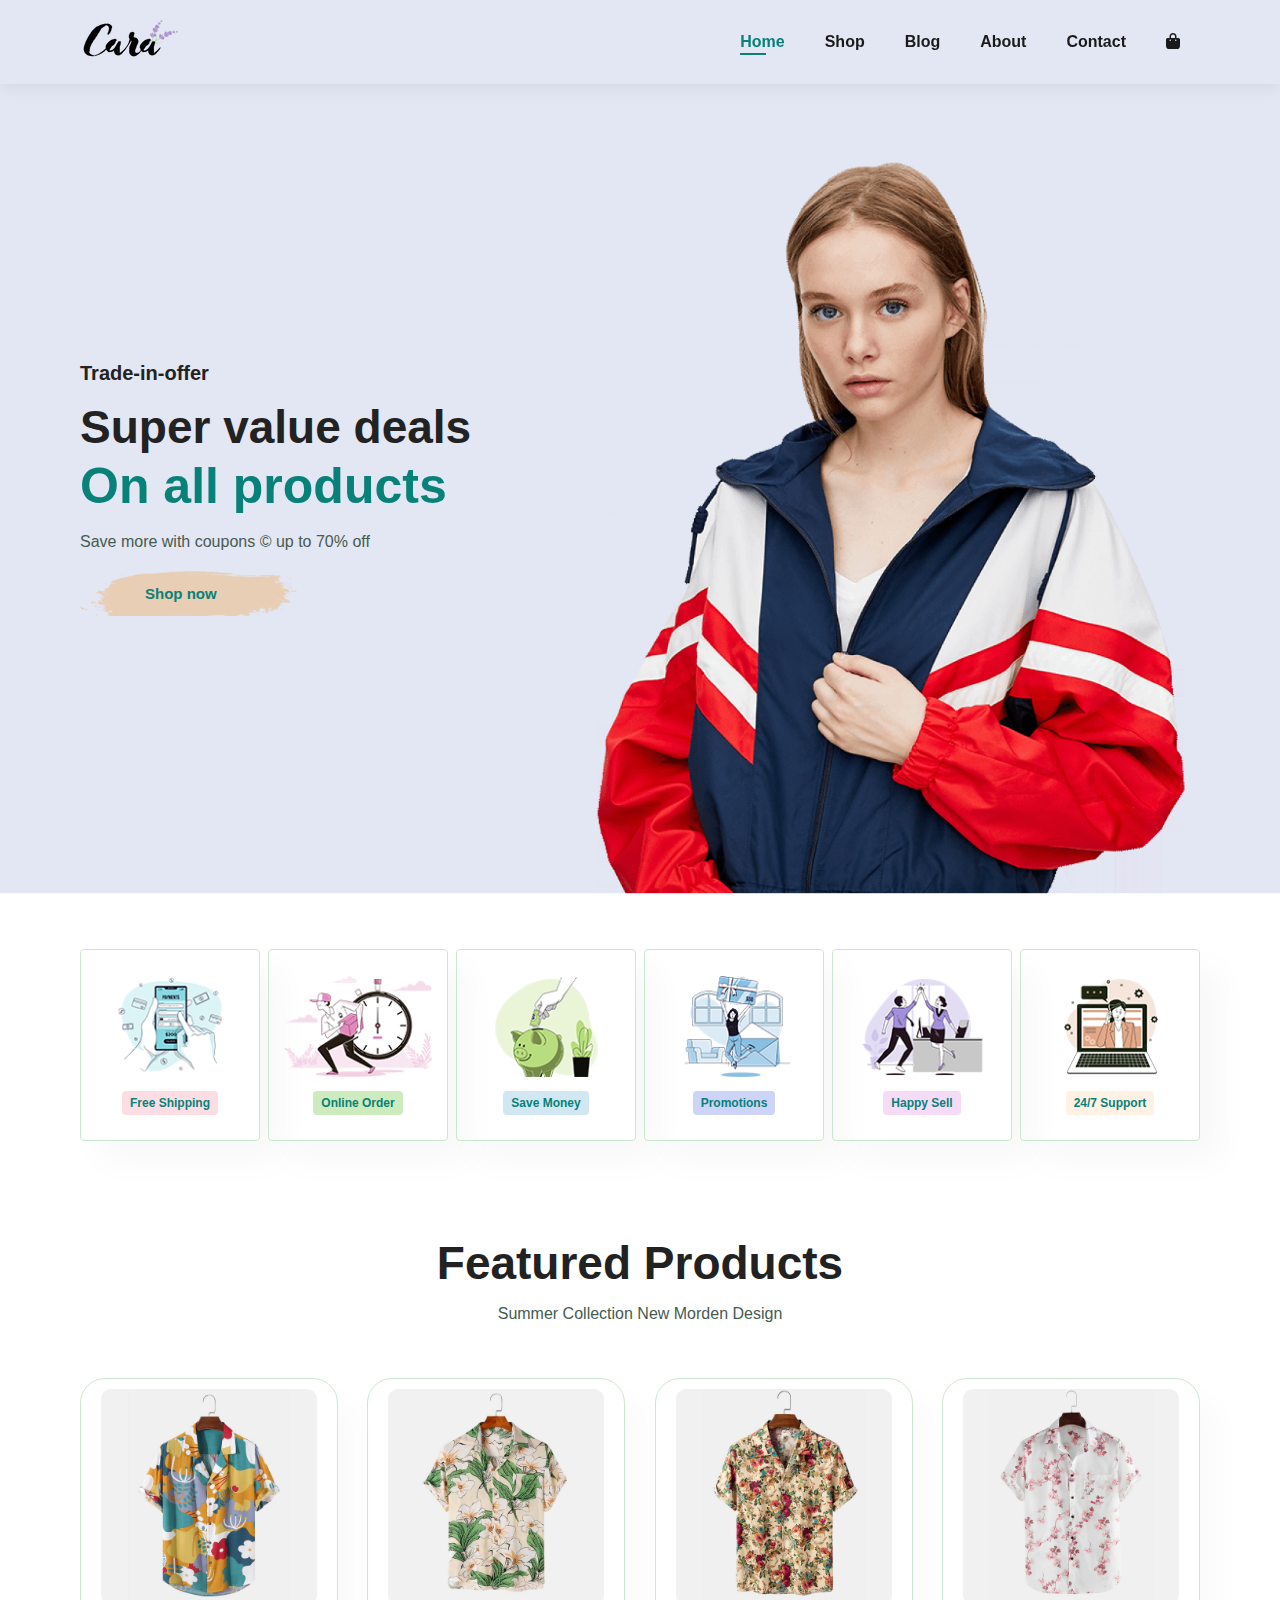
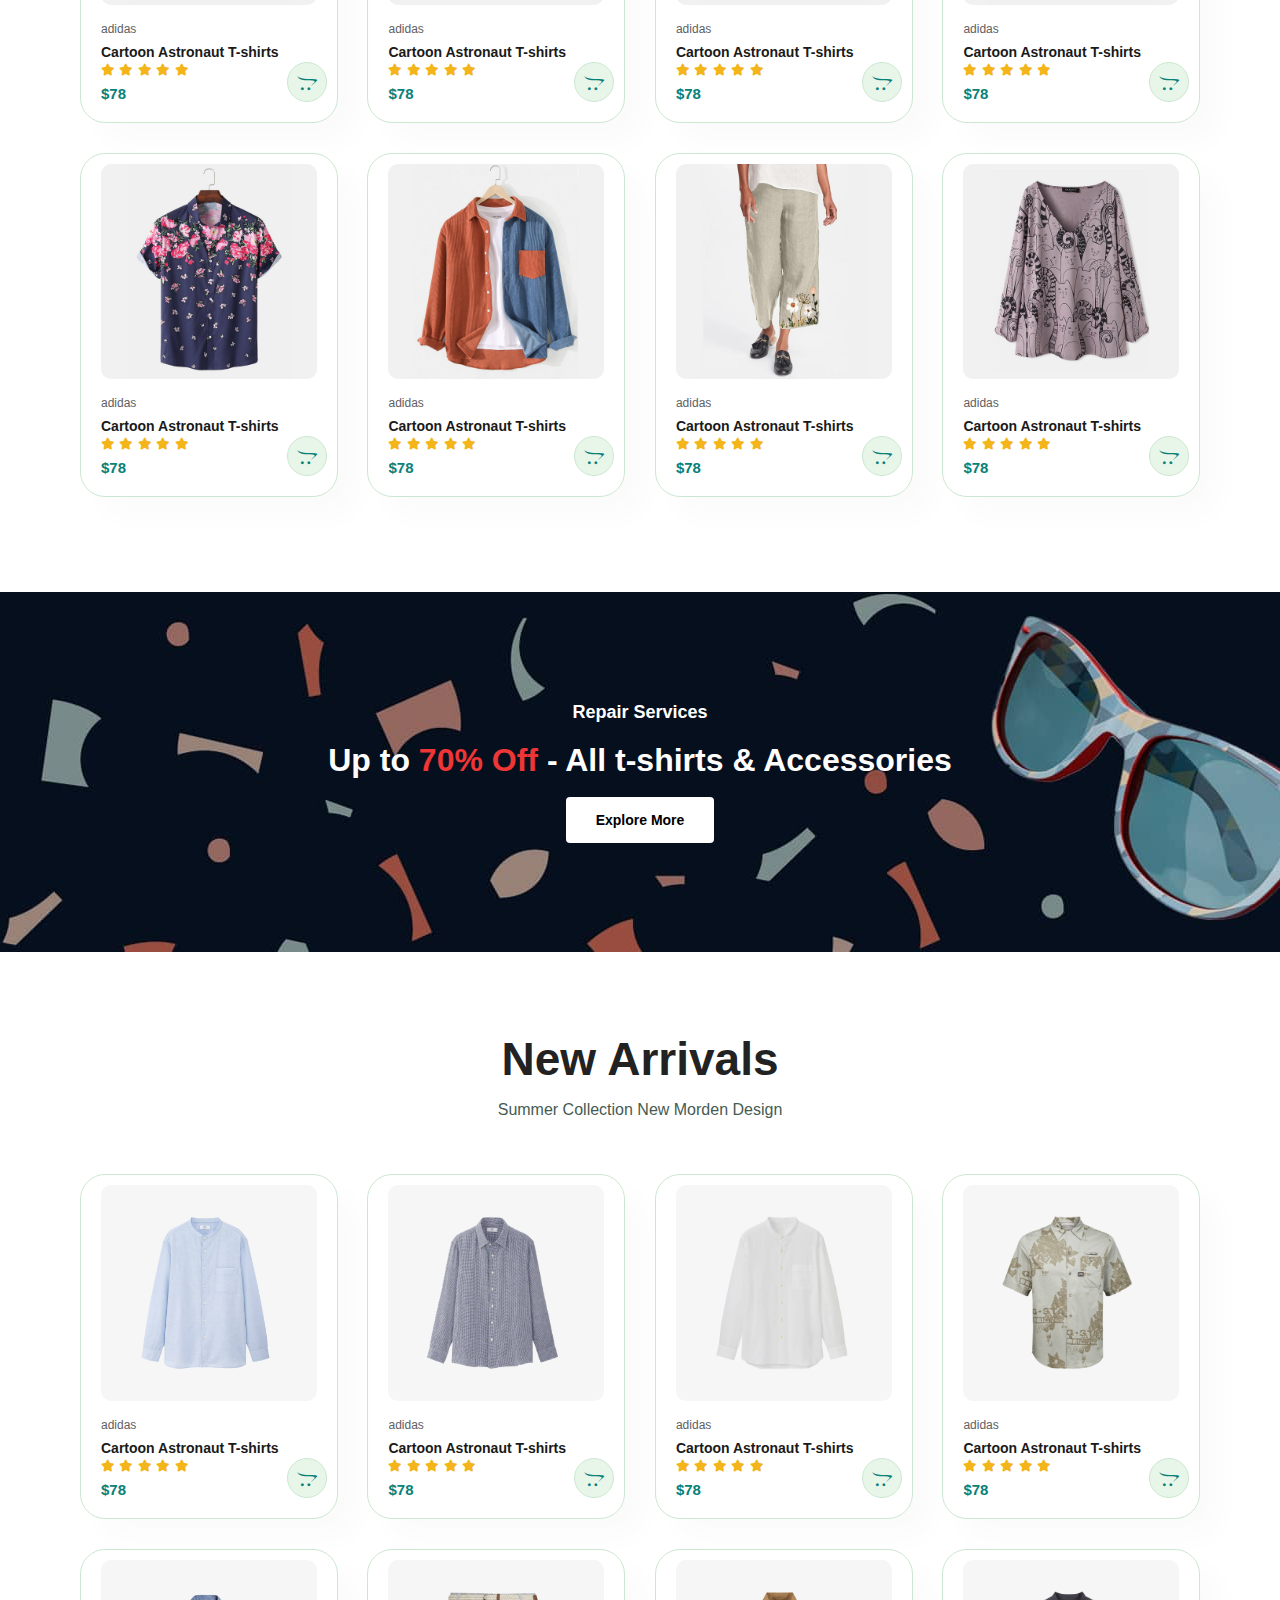
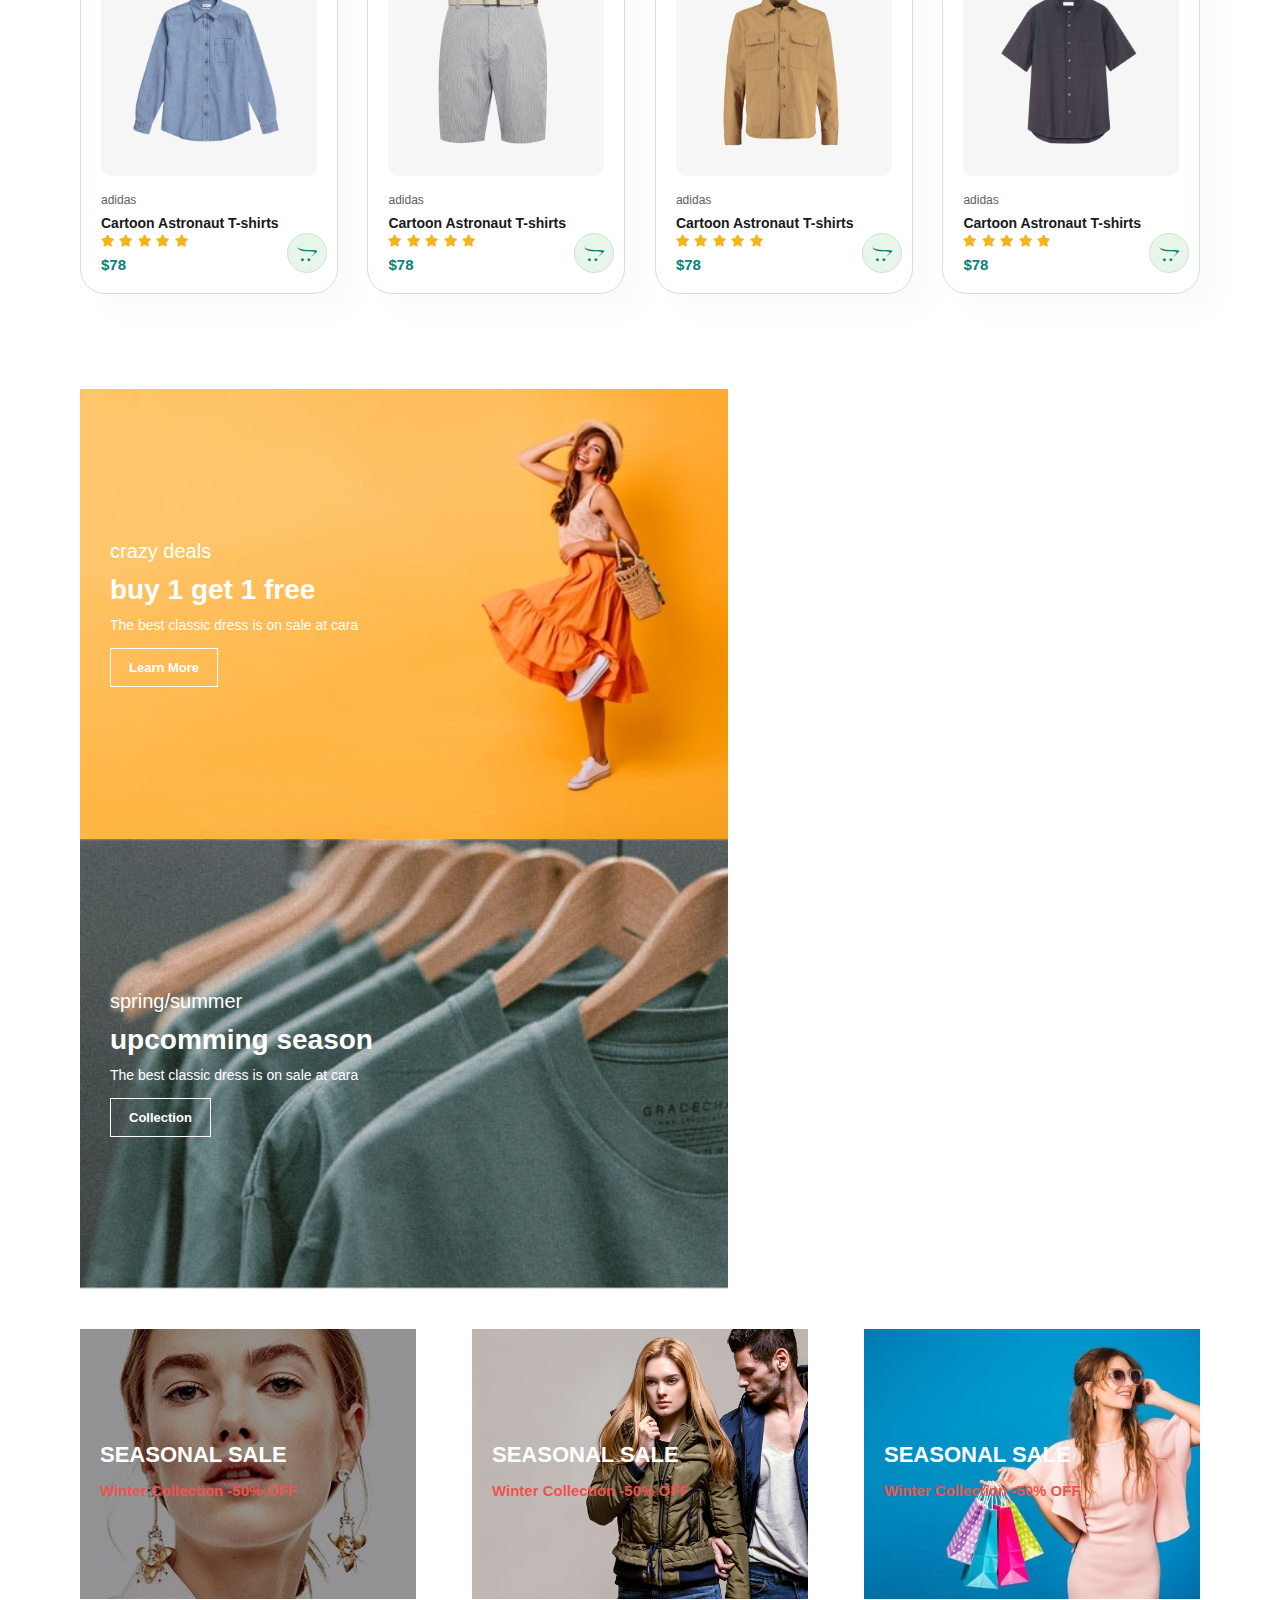
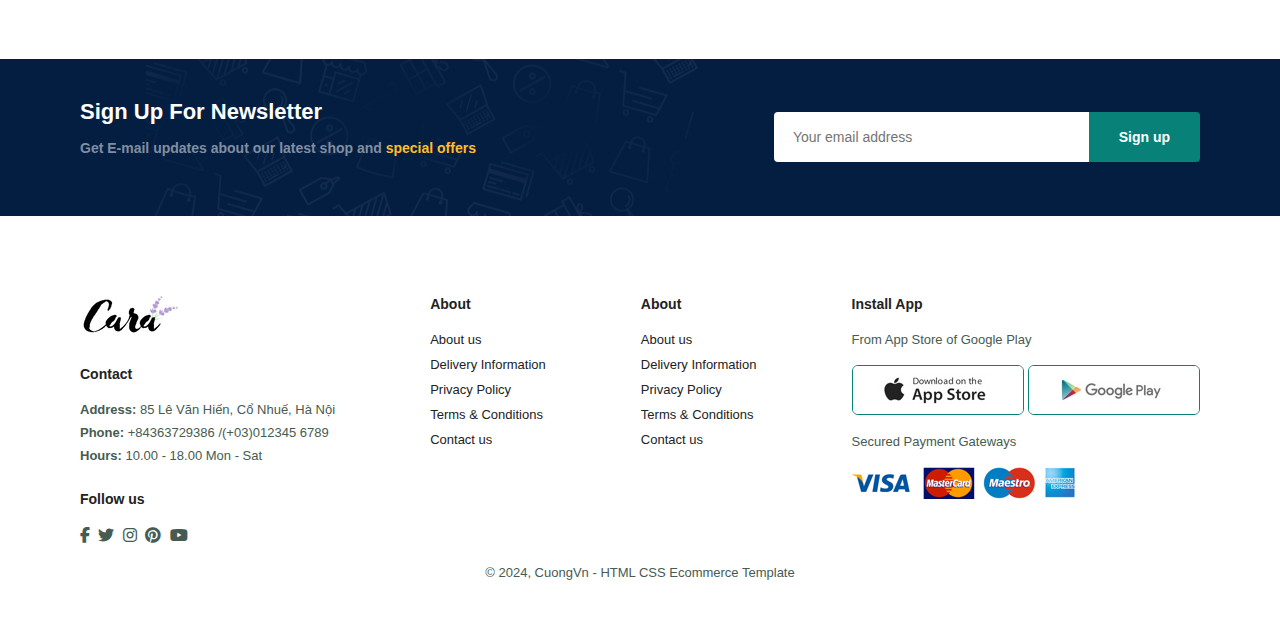
<file: index.html>
<!DOCTYPE html>
<html lang="en">
  <head>
    <meta charset="UTF-8" />
    <meta name="viewport" content="width=device-width, initial-scale=1.0" />
    <link
      rel="stylesheet"
      href="https://cdnjs.cloudflare.com/ajax/libs/font-awesome/6.6.0/css/all.min.css"
    />
    <link rel="stylesheet" href="./assets/style.css" />
    <title>Cara</title>
  </head>
  <body>
    <section id="header">
      <a href="#"><img src="./img/logo.png" class="logo" alt="Logo Cara" /></a>
      <div>
        <ul id="navbar">
          <li><a class="active" href="index.html">Home</a></li>
          <li><a href="shop.html">Shop</a></li>
          <li><a href="blog.html">Blog</a></li>
          <li><a href="about.html">About</a></li>
          <li><a href="contact.html">Contact</a></li>
          <li id="lg-bag">
            <a href="cart.html"><i class="fa-solid fa-bag-shopping"></i></a>
          </li>
          <a href="#" id="close"><i class="fa-solid fa-xmark"></i></a>
        </ul>
      </div>
      <div id="mobile">
        <a href="cart.html"><i class="fa-solid fa-bag-shopping"></i></a>
        <i id="bar" class="fa-solid fa-bars"></i>
      </div>
    </section>
    <section id="hero">
      <h4>Trade-in-offer</h4>
      <h2>Super value deals</h2>
      <h1>On all products</h1>
      <p>Save more with coupons &copy; up to 70% off</p>
      <button>Shop now</button>
    </section>
    <section id="feature" class="section-p1">
      <div class="fe-box">
        <img src="/img/features/f1.png" alt="" />
        <h6>Free Shipping</h6>
      </div>
      <div class="fe-box">
        <img src="/img/features/f2.png" alt="" />
        <h6>Online Order</h6>
      </div>
      <div class="fe-box">
        <img src="/img/features/f3.png" alt="" />
        <h6>Save Money</h6>
      </div>
      <div class="fe-box">
        <img src="/img/features/f4.png" alt="" />
        <h6>Promotions</h6>
      </div>
      <div class="fe-box">
        <img src="/img/features/f5.png" alt="" />
        <h6>Happy Sell</h6>
      </div>
      <div class="fe-box">
        <img src="/img/features/f6.png" alt="" />
        <h6>24/7 Support</h6>
      </div>
    </section>
    <section id="product1" class="section-p1">
      <h2>Featured Products</h2>
      <p>Summer Collection New Morden Design</p>
      <div class="pro-container">
        <div class="pro">
          <img src="/img/products/f1.jpg" alt="" />
          <div class="des">
            <span>adidas</span>
            <h5>Cartoon Astronaut T-shirts</h5>
            <div class="star">
              <i class="fa-solid fa-star"></i>
              <i class="fa-solid fa-star"></i>
              <i class="fa-solid fa-star"></i>
              <i class="fa-solid fa-star"></i>
              <i class="fa-solid fa-star"></i>
            </div>
            <h4>$78</h4>
          </div>
          <a href="#"><i class="fa-brands fa-opencart cart"></i></a>
        </div>
        <div class="pro">
          <img src="/img/products/f2.jpg" alt="" />
          <div class="des">
            <span>adidas</span>
            <h5>Cartoon Astronaut T-shirts</h5>
            <div class="star">
              <i class="fa-solid fa-star"></i>
              <i class="fa-solid fa-star"></i>
              <i class="fa-solid fa-star"></i>
              <i class="fa-solid fa-star"></i>
              <i class="fa-solid fa-star"></i>
            </div>
            <h4>$78</h4>
          </div>
          <a href="#"><i class="fa-brands fa-opencart cart"></i></a>
        </div>
        <div class="pro">
          <img src="/img/products/f3.jpg" alt="" />
          <div class="des">
            <span>adidas</span>
            <h5>Cartoon Astronaut T-shirts</h5>
            <div class="star">
              <i class="fa-solid fa-star"></i>
              <i class="fa-solid fa-star"></i>
              <i class="fa-solid fa-star"></i>
              <i class="fa-solid fa-star"></i>
              <i class="fa-solid fa-star"></i>
            </div>
            <h4>$78</h4>
          </div>
          <a href="#"><i class="fa-brands fa-opencart cart"></i></a>
        </div>
        <div class="pro">
          <img src="/img/products/f4.jpg" alt="" />
          <div class="des">
            <span>adidas</span>
            <h5>Cartoon Astronaut T-shirts</h5>
            <div class="star">
              <i class="fa-solid fa-star"></i>
              <i class="fa-solid fa-star"></i>
              <i class="fa-solid fa-star"></i>
              <i class="fa-solid fa-star"></i>
              <i class="fa-solid fa-star"></i>
            </div>
            <h4>$78</h4>
          </div>
          <a href="#"><i class="fa-brands fa-opencart cart"></i></a>
        </div>
        <div class="pro">
          <img src="/img/products/f5.jpg" alt="" />
          <div class="des">
            <span>adidas</span>
            <h5>Cartoon Astronaut T-shirts</h5>
            <div class="star">
              <i class="fa-solid fa-star"></i>
              <i class="fa-solid fa-star"></i>
              <i class="fa-solid fa-star"></i>
              <i class="fa-solid fa-star"></i>
              <i class="fa-solid fa-star"></i>
            </div>
            <h4>$78</h4>
          </div>
          <a href="#"><i class="fa-brands fa-opencart cart"></i></a>
        </div>
        <div class="pro">
          <img src="/img/products/f6.jpg" alt="" />
          <div class="des">
            <span>adidas</span>
            <h5>Cartoon Astronaut T-shirts</h5>
            <div class="star">
              <i class="fa-solid fa-star"></i>
              <i class="fa-solid fa-star"></i>
              <i class="fa-solid fa-star"></i>
              <i class="fa-solid fa-star"></i>
              <i class="fa-solid fa-star"></i>
            </div>
            <h4>$78</h4>
          </div>
          <a href="#"><i class="fa-brands fa-opencart cart"></i></a>
        </div>
        <div class="pro">
          <img src="/img/products/f7.jpg" alt="" />
          <div class="des">
            <span>adidas</span>
            <h5>Cartoon Astronaut T-shirts</h5>
            <div class="star">
              <i class="fa-solid fa-star"></i>
              <i class="fa-solid fa-star"></i>
              <i class="fa-solid fa-star"></i>
              <i class="fa-solid fa-star"></i>
              <i class="fa-solid fa-star"></i>
            </div>
            <h4>$78</h4>
          </div>
          <a href="#"><i class="fa-brands fa-opencart cart"></i></a>
        </div>
        <div class="pro">
          <img src="/img/products/f8.jpg" alt="" />
          <div class="des">
            <span>adidas</span>
            <h5>Cartoon Astronaut T-shirts</h5>
            <div class="star">
              <i class="fa-solid fa-star"></i>
              <i class="fa-solid fa-star"></i>
              <i class="fa-solid fa-star"></i>
              <i class="fa-solid fa-star"></i>
              <i class="fa-solid fa-star"></i>
            </div>
            <h4>$78</h4>
          </div>
          <a href="#"><i class="fa-brands fa-opencart cart"></i></a>
        </div>
      </div>
    </section>
    <section id="banner" class="section-m1">
      <h4>Repair Services</h4>
      <h2>Up to <span>70% Off</span> - All t-shirts & Accessories</h2>
      <button class="normal">Explore More</button>
    </section>
    <section id="product1" class="section-p1">
      <h2>New Arrivals</h2>
      <p>Summer Collection New Morden Design</p>
      <div class="pro-container">
        <div class="pro">
          <img src="/img/products/n1.jpg" alt="" />
          <div class="des">
            <span>adidas</span>
            <h5>Cartoon Astronaut T-shirts</h5>
            <div class="star">
              <i class="fa-solid fa-star"></i>
              <i class="fa-solid fa-star"></i>
              <i class="fa-solid fa-star"></i>
              <i class="fa-solid fa-star"></i>
              <i class="fa-solid fa-star"></i>
            </div>
            <h4>$78</h4>
          </div>
          <a href="#"><i class="fa-brands fa-opencart cart"></i></a>
        </div>
        <div class="pro">
          <img src="/img/products/n2.jpg" alt="" />
          <div class="des">
            <span>adidas</span>
            <h5>Cartoon Astronaut T-shirts</h5>
            <div class="star">
              <i class="fa-solid fa-star"></i>
              <i class="fa-solid fa-star"></i>
              <i class="fa-solid fa-star"></i>
              <i class="fa-solid fa-star"></i>
              <i class="fa-solid fa-star"></i>
            </div>
            <h4>$78</h4>
          </div>
          <a href="#"><i class="fa-brands fa-opencart cart"></i></a>
        </div>
        <div class="pro">
          <img src="/img/products/n3.jpg" alt="" />
          <div class="des">
            <span>adidas</span>
            <h5>Cartoon Astronaut T-shirts</h5>
            <div class="star">
              <i class="fa-solid fa-star"></i>
              <i class="fa-solid fa-star"></i>
              <i class="fa-solid fa-star"></i>
              <i class="fa-solid fa-star"></i>
              <i class="fa-solid fa-star"></i>
            </div>
            <h4>$78</h4>
          </div>
          <a href="#"><i class="fa-brands fa-opencart cart"></i></a>
        </div>
        <div class="pro">
          <img src="/img/products/n4.jpg" alt="" />
          <div class="des">
            <span>adidas</span>
            <h5>Cartoon Astronaut T-shirts</h5>
            <div class="star">
              <i class="fa-solid fa-star"></i>
              <i class="fa-solid fa-star"></i>
              <i class="fa-solid fa-star"></i>
              <i class="fa-solid fa-star"></i>
              <i class="fa-solid fa-star"></i>
            </div>
            <h4>$78</h4>
          </div>
          <a href="#"><i class="fa-brands fa-opencart cart"></i></a>
        </div>
        <div class="pro">
          <img src="/img/products/n5.jpg" alt="" />
          <div class="des">
            <span>adidas</span>
            <h5>Cartoon Astronaut T-shirts</h5>
            <div class="star">
              <i class="fa-solid fa-star"></i>
              <i class="fa-solid fa-star"></i>
              <i class="fa-solid fa-star"></i>
              <i class="fa-solid fa-star"></i>
              <i class="fa-solid fa-star"></i>
            </div>
            <h4>$78</h4>
          </div>
          <a href="#"><i class="fa-brands fa-opencart cart"></i></a>
        </div>
        <div class="pro">
          <img src="/img/products/n6.jpg" alt="" />
          <div class="des">
            <span>adidas</span>
            <h5>Cartoon Astronaut T-shirts</h5>
            <div class="star">
              <i class="fa-solid fa-star"></i>
              <i class="fa-solid fa-star"></i>
              <i class="fa-solid fa-star"></i>
              <i class="fa-solid fa-star"></i>
              <i class="fa-solid fa-star"></i>
            </div>
            <h4>$78</h4>
          </div>
          <a href="#"><i class="fa-brands fa-opencart cart"></i></a>
        </div>
        <div class="pro">
          <img src="/img/products/n7.jpg" alt="" />
          <div class="des">
            <span>adidas</span>
            <h5>Cartoon Astronaut T-shirts</h5>
            <div class="star">
              <i class="fa-solid fa-star"></i>
              <i class="fa-solid fa-star"></i>
              <i class="fa-solid fa-star"></i>
              <i class="fa-solid fa-star"></i>
              <i class="fa-solid fa-star"></i>
            </div>
            <h4>$78</h4>
          </div>
          <a href="#"><i class="fa-brands fa-opencart cart"></i></a>
        </div>
        <div class="pro">
          <img src="/img/products/n8.jpg" alt="" />
          <div class="des">
            <span>adidas</span>
            <h5>Cartoon Astronaut T-shirts</h5>
            <div class="star">
              <i class="fa-solid fa-star"></i>
              <i class="fa-solid fa-star"></i>
              <i class="fa-solid fa-star"></i>
              <i class="fa-solid fa-star"></i>
              <i class="fa-solid fa-star"></i>
            </div>
            <h4>$78</h4>
          </div>
          <a href="#"><i class="fa-brands fa-opencart cart"></i></a>
        </div>
      </div>
    </section>
    <section id="sm-banner" class="section-p1">
      <div class="banner-box">
        <h4>crazy deals</h4>
        <h2>buy 1 get 1 free</h2>
        <span>The best classic dress is on sale at cara</span>
        <button class="white">Learn More</button>
      </div>
      <div class="banner-box banner-box2">
        <h4>spring/summer</h4>
        <h2>upcomming season</h2>
        <span>The best classic dress is on sale at cara</span>
        <button class="white">Collection</button>
      </div>
    </section>
    <section id="banner3">
      <div class="banner-box">
        <h2>SEASONAL SALE</h2>
        <h3>Winter Collection -50% OFF</h3>
      </div>
      <div class="banner-box banner-box2">
        <h2>SEASONAL SALE</h2>
        <h3>Winter Collection -50% OFF</h3>
      </div>
      <div class="banner-box banner-box3">
        <h2>SEASONAL SALE</h2>
        <h3>Winter Collection -50% OFF</h3>
      </div>
    </section>
    <section id="newsletter" class="section-p1 section-m1">
      <div class="newstext">
        <h4>Sign Up For Newsletter</h4>
        <p>Get E-mail updates about our latest shop and <span>special offers</span></p>
      </div>
      <div class="form">
        <input type="text" placeholder="Your email address">
        <button class="normal">Sign up</button>
      </div>
    </section>
    <footer class="section-p1">
      <div class="col">
        <img class="logo" src="./img/logo.png" alt="">
        <h4>Contact</h4>
        <p><strong>Address: </strong> 85 Lê Văn Hiến, Cổ Nhuế, Hà Nội</p>
        <p><strong>Phone: </strong>+84363729386 /(+03)012345 6789</p>
        <p><strong>Hours: </strong>10.00 - 18.00 Mon - Sat</p>
        <div class="follow">
          <h4>Follow us</h4>
          <div class="icon">
            <i class="fa-brands fa-facebook-f"></i>
            <i class="fa-brands fa-twitter"></i>
            <i class="fa-brands fa-instagram"></i>
            <i class="fa-brands fa-pinterest"></i>
            <i class="fa-brands fa-youtube"></i>
          </div>
        </div>
      </div>
      <div class="col">
        <h4>About</h4>
        <a href="#">About us</a>
        <a href="#">Delivery Information</a>
        <a href="#">Privacy Policy</a>
        <a href="#">Terms & Conditions</a>
        <a href="#">Contact us</a>
      </div>
      <div class="col">
        <h4>About</h4>
        <a href="#">About us</a>
        <a href="#">Delivery Information</a>
        <a href="#">Privacy Policy</a>
        <a href="#">Terms & Conditions</a>
        <a href="#">Contact us</a>
      </div>
      <div class="col install">
        <h4>Install App</h4>
        <p>From App Store of Google Play</p>
        <div class="row">
          <img src="/img/pay/app.jpg" alt="">
          <img src="img/pay/play.jpg" alt="">
        </div>
        <p>Secured Payment Gateways</p>
        <img src="/img/pay/pay.png" alt="">
      </div>
      <div class="copyright">
        <p>&copy; 2024, CuongVn - HTML CSS Ecommerce Template</p>
      </div>
      
    </footer>
    <script src="./assets/main.js"></script>
  </body>
</html>
</file>
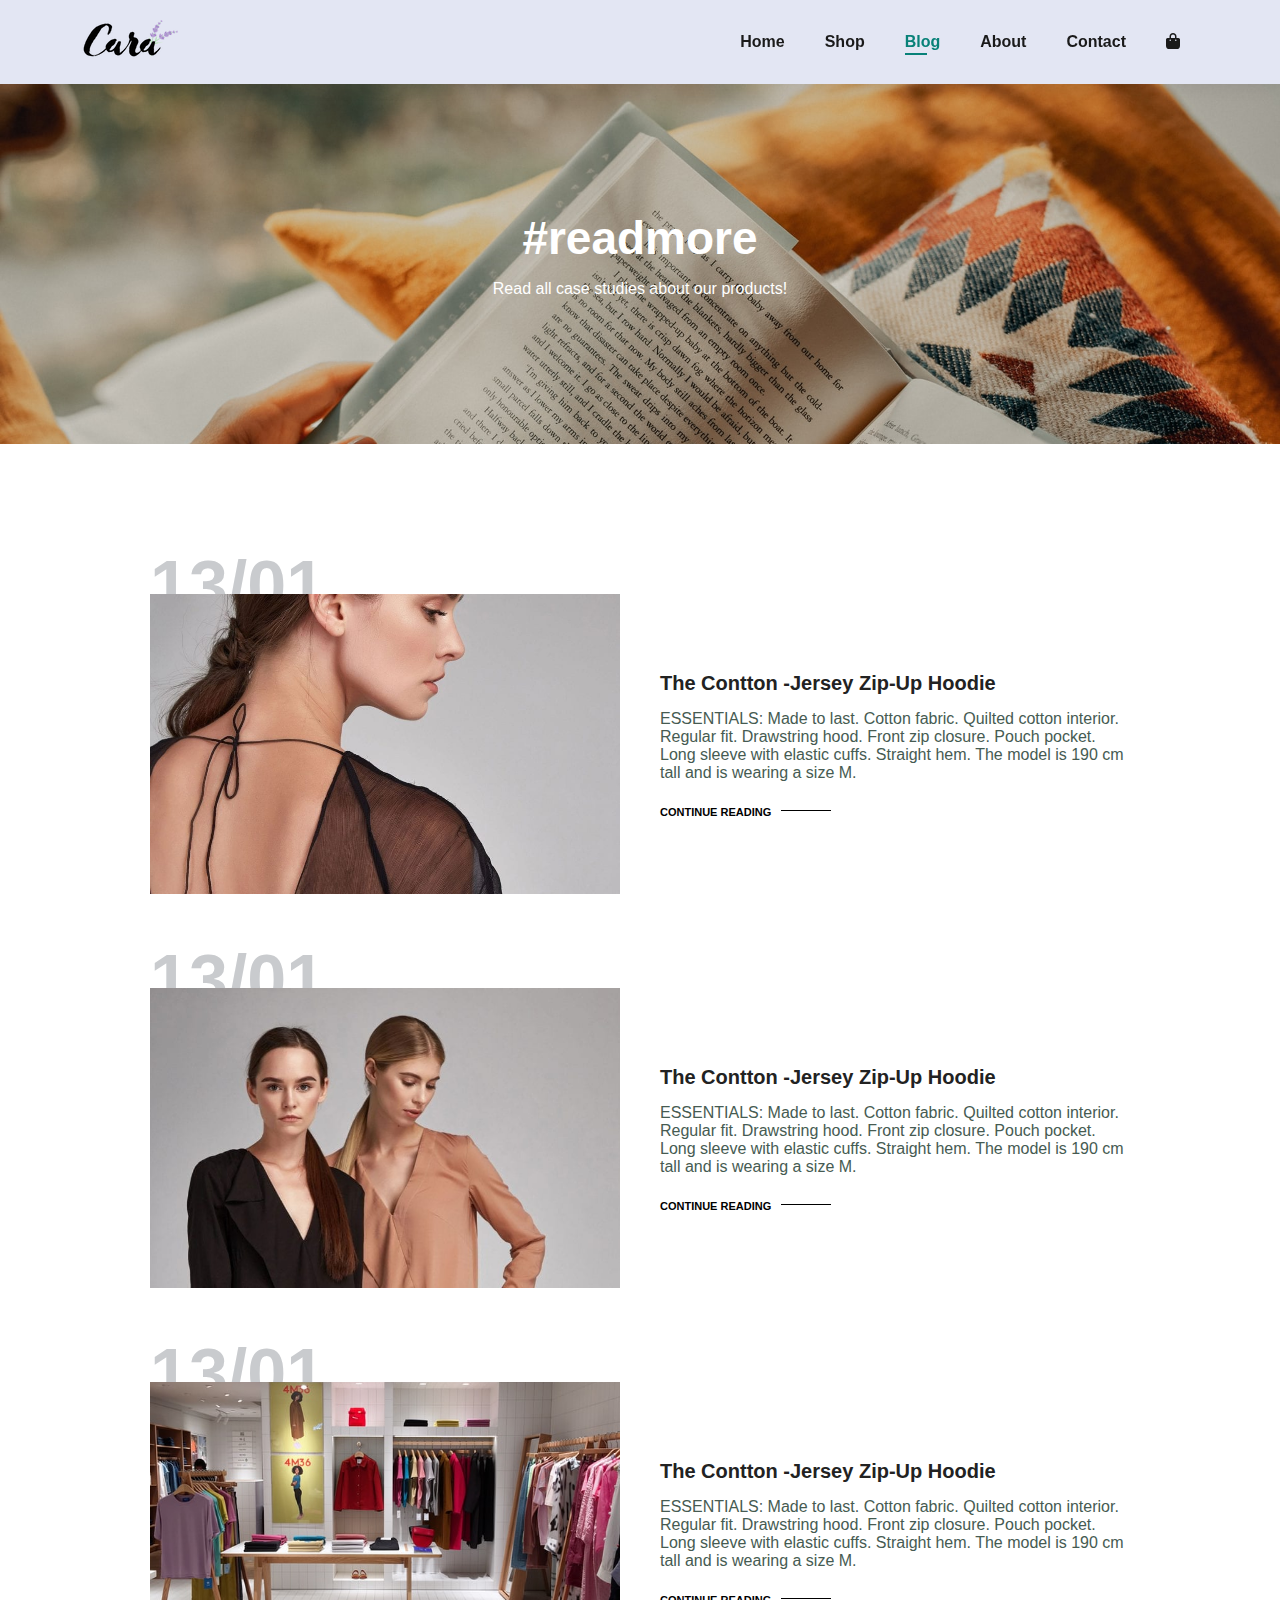
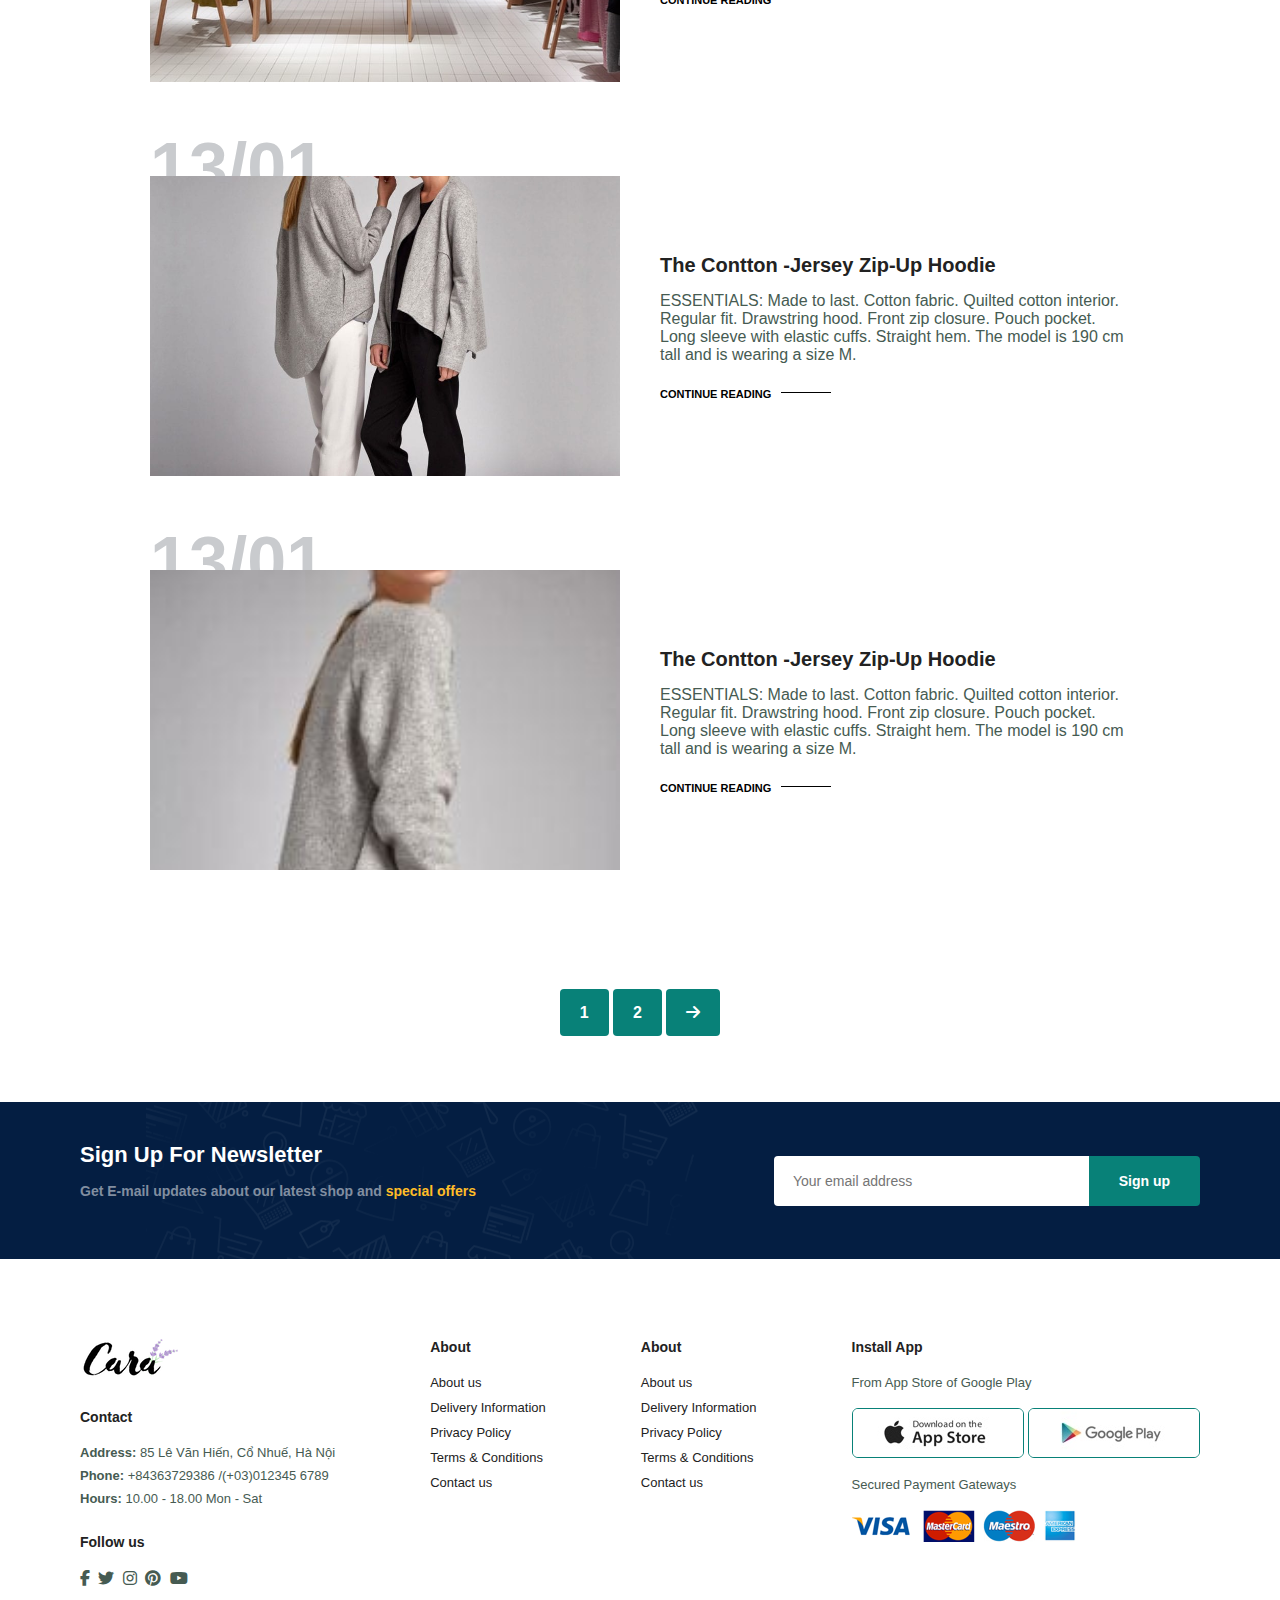
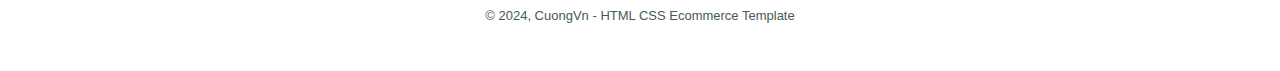
<file: blog.html>
<!DOCTYPE html>
<html lang="en">
  <head>
    <meta charset="UTF-8" />
    <meta name="viewport" content="width=device-width, initial-scale=1.0" />
    <link
      rel="stylesheet"
      href="https://cdnjs.cloudflare.com/ajax/libs/font-awesome/6.6.0/css/all.min.css"
    />
    <link rel="stylesheet" href="./assets/style.css" />
    <title>Cara</title>
  </head>
  <body>
    <section id="header">
      <a href="#"><img src="./img/logo.png" class="logo" alt="Logo Cara" /></a>
      <div>
        <ul id="navbar">
          <li><a href="index.html">Home</a></li>
          <li><a href="shop.html">Shop</a></li>
          <li><a class="active" href="blog.html">Blog</a></li>
          <li><a href="about.html">About</a></li>
          <li><a href="contact.html">Contact</a></li>
          <li id="lg-bag">
            <a href="cart.html"><i class="fa-solid fa-bag-shopping"></i></a>
          </li>
          <a href="#" id="close"><i class="fa-solid fa-xmark"></i></a>
        </ul>
      </div>
      <div id="mobile">
        <a href="cart.html"><i class="fa-solid fa-bag-shopping"></i></a>
        <i id="bar" class="fa-solid fa-bars"></i>
      </div>
    </section>
    <section id="page-header" class="blog-header">
      <h2>#readmore</h2>
      <p>Read all case studies about our products!</p>
    </section>
    <section id="blog">
      <div class="blog-box">
        <div class="blog-img">
          <img src="/img/blog/b1.jpg" alt="" />
        </div>
        <div class="blog-details">
          <h4>The Contton -Jersey Zip-Up Hoodie</h4>
          <p>
            ESSENTIALS: Made to last. Cotton fabric. Quilted cotton interior.
            Regular fit. Drawstring hood. Front zip closure. Pouch pocket. Long
            sleeve with elastic cuffs. Straight hem. The model is 190 cm tall
            and is wearing a size M.
          </p>
          <a href="#">CONTINUE READING</a>
        </div>
        <h1>13/01</h1>
      </div>
      <div class="blog-box">
        <div class="blog-img">
          <img src="/img/blog/b2.jpg" alt="" />
        </div>
        <div class="blog-details">
          <h4>The Contton -Jersey Zip-Up Hoodie</h4>
          <p>
            ESSENTIALS: Made to last. Cotton fabric. Quilted cotton interior.
            Regular fit. Drawstring hood. Front zip closure. Pouch pocket. Long
            sleeve with elastic cuffs. Straight hem. The model is 190 cm tall
            and is wearing a size M.
          </p>
          <a href="#">CONTINUE READING</a>
        </div>
        <h1>13/01</h1>
      </div>
      <div class="blog-box">
        <div class="blog-img">
          <img src="/img/blog/b3.jpg" alt="" />
        </div>
        <div class="blog-details">
          <h4>The Contton -Jersey Zip-Up Hoodie</h4>
          <p>
            ESSENTIALS: Made to last. Cotton fabric. Quilted cotton interior.
            Regular fit. Drawstring hood. Front zip closure. Pouch pocket. Long
            sleeve with elastic cuffs. Straight hem. The model is 190 cm tall
            and is wearing a size M.
          </p>
          <a href="#">CONTINUE READING</a>
        </div>
        <h1>13/01</h1>
      </div>
      <div class="blog-box">
        <div class="blog-img">
          <img src="/img/blog/b4.jpg" alt="" />
        </div>
        <div class="blog-details">
          <h4>The Contton -Jersey Zip-Up Hoodie</h4>
          <p>
            ESSENTIALS: Made to last. Cotton fabric. Quilted cotton interior.
            Regular fit. Drawstring hood. Front zip closure. Pouch pocket. Long
            sleeve with elastic cuffs. Straight hem. The model is 190 cm tall
            and is wearing a size M.
          </p>
          <a href="#">CONTINUE READING</a>
        </div>
        <h1>13/01</h1>
      </div>
      <div class="blog-box">
        <div class="blog-img">
          <img src="/img/blog/b5.jpg" alt="" />
        </div>
        <div class="blog-details">
          <h4>The Contton -Jersey Zip-Up Hoodie</h4>
          <p>
            ESSENTIALS: Made to last. Cotton fabric. Quilted cotton interior.
            Regular fit. Drawstring hood. Front zip closure. Pouch pocket. Long
            sleeve with elastic cuffs. Straight hem. The model is 190 cm tall
            and is wearing a size M.
          </p>
          <a href="#">CONTINUE READING</a>
        </div>
        <h1>13/01</h1>
      </div>
    </section>

    <section id="pagination" class="section-p1">
      <a href="#">1</a>
      <a href="#">2</a>
      <a href="#"><i class="fa-solid fa-arrow-right"></i></a>
    </section>
    <section id="newsletter" class="section-p1 section-m1">
      <div class="newstext">
        <h4>Sign Up For Newsletter</h4>
        <p>
          Get E-mail updates about our latest shop and
          <span>special offers</span>
        </p>
      </div>
      <div class="form">
        <input type="text" placeholder="Your email address" />
        <button class="normal">Sign up</button>
      </div>
    </section>
    <footer class="section-p1">
      <div class="col">
        <img class="logo" src="./img/logo.png" alt="" />
        <h4>Contact</h4>
        <p><strong>Address: </strong> 85 Lê Văn Hiến, Cổ Nhuế, Hà Nội</p>
        <p><strong>Phone: </strong>+84363729386 /(+03)012345 6789</p>
        <p><strong>Hours: </strong>10.00 - 18.00 Mon - Sat</p>
        <div class="follow">
          <h4>Follow us</h4>
          <div class="icon">
            <i class="fa-brands fa-facebook-f"></i>
            <i class="fa-brands fa-twitter"></i>
            <i class="fa-brands fa-instagram"></i>
            <i class="fa-brands fa-pinterest"></i>
            <i class="fa-brands fa-youtube"></i>
          </div>
        </div>
      </div>
      <div class="col">
        <h4>About</h4>
        <a href="#">About us</a>
        <a href="#">Delivery Information</a>
        <a href="#">Privacy Policy</a>
        <a href="#">Terms & Conditions</a>
        <a href="#">Contact us</a>
      </div>
      <div class="col">
        <h4>About</h4>
        <a href="#">About us</a>
        <a href="#">Delivery Information</a>
        <a href="#">Privacy Policy</a>
        <a href="#">Terms & Conditions</a>
        <a href="#">Contact us</a>
      </div>
      <div class="col install">
        <h4>Install App</h4>
        <p>From App Store of Google Play</p>
        <div class="row">
          <img src="/img/pay/app.jpg" alt="" />
          <img src="img/pay/play.jpg" alt="" />
        </div>
        <p>Secured Payment Gateways</p>
        <img src="/img/pay/pay.png" alt="" />
      </div>
      <div class="copyright">
        <p>&copy; 2024, CuongVn - HTML CSS Ecommerce Template</p>
      </div>
    </footer>
    <script src="./assets/main.js"></script>
  </body>
</html>
</file>
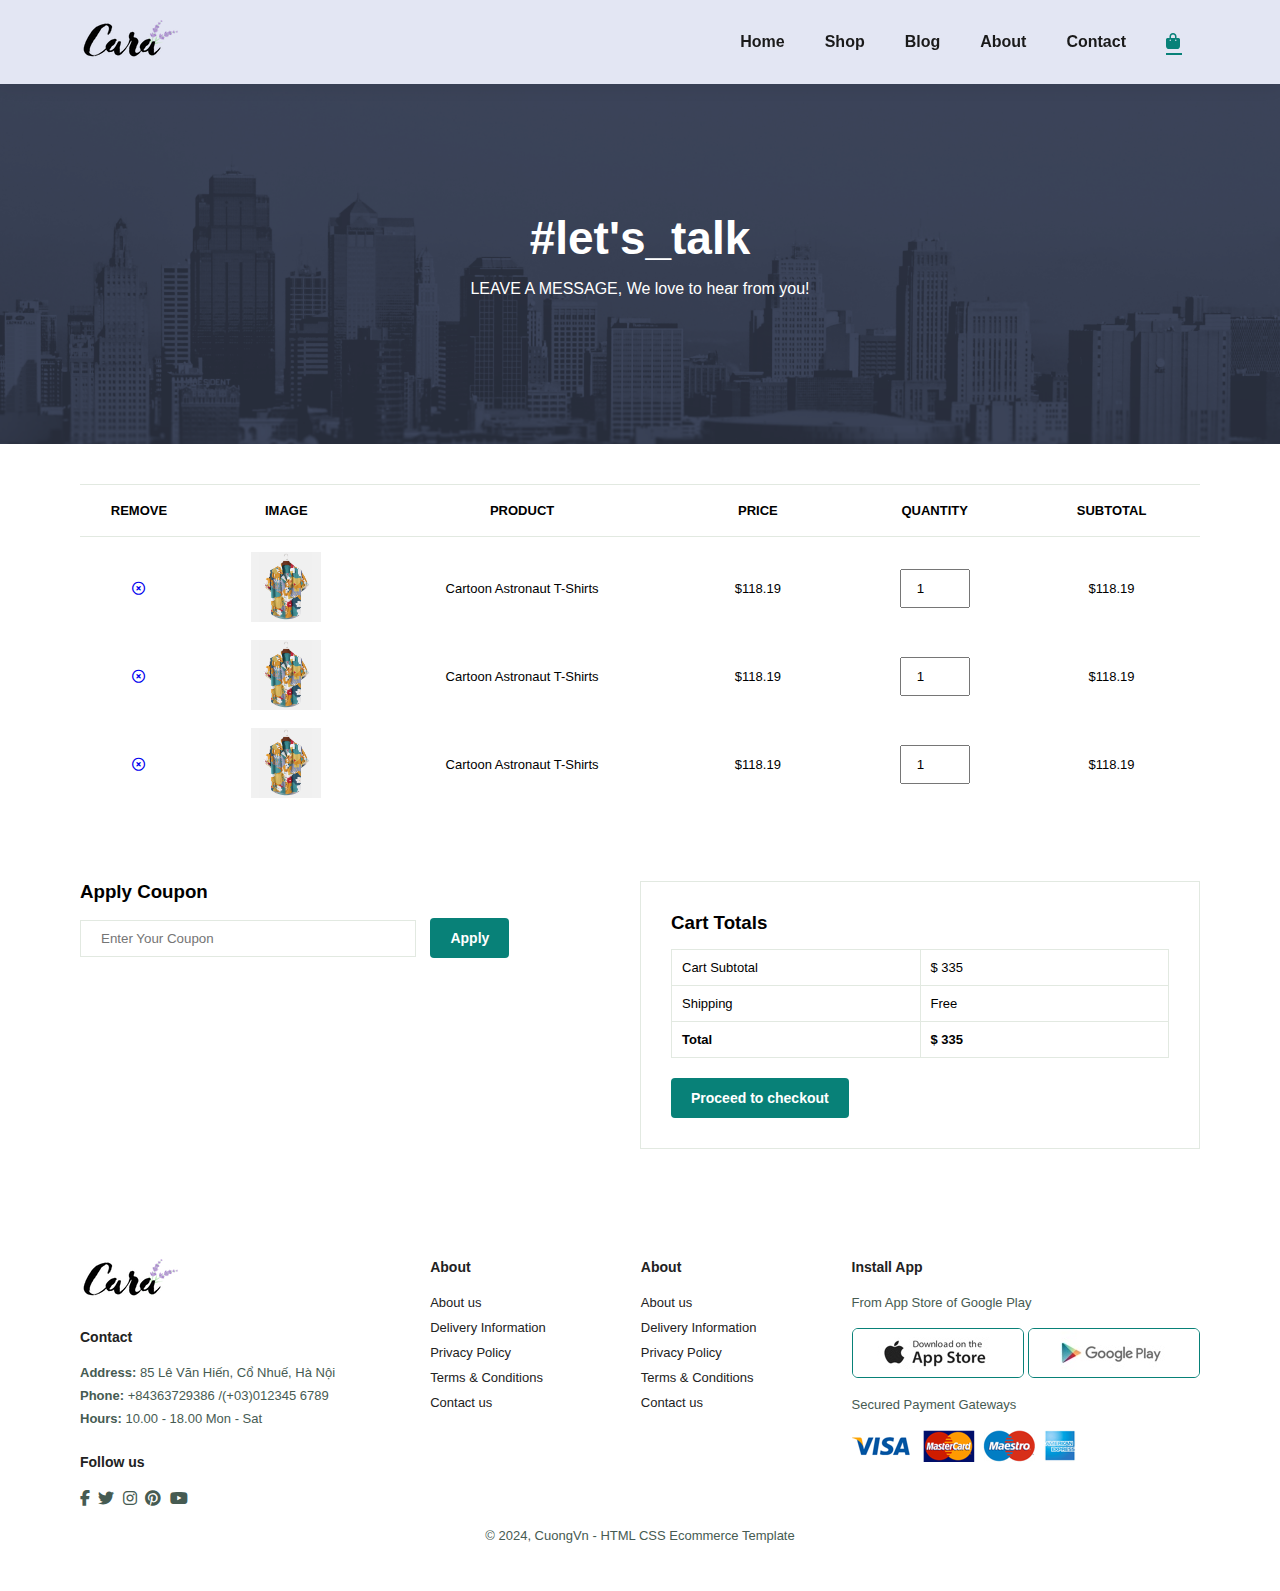
<file: cart.html>
<!DOCTYPE html>
<html lang="en">
  <head>
    <meta charset="UTF-8" />
    <meta name="viewport" content="width=device-width, initial-scale=1.0" />
    <link
      rel="stylesheet"
      href="https://cdnjs.cloudflare.com/ajax/libs/font-awesome/6.6.0/css/all.min.css"
    />
    <link rel="stylesheet" href="./assets/style.css" />
    <title>Cara</title>
  </head>
  <body>
    <section id="header">
      <a href="#"><img src="./img/logo.png" class="logo" alt="Logo Cara" /></a>
      <div>
        <ul id="navbar">
          <li><a href="index.html">Home</a></li>
          <li><a href="shop.html">Shop</a></li>
          <li><a href="blog.html">Blog</a></li>
          <li><a href="about.html">About</a></li>
          <li><a  href="contact.html">Contact</a></li>
          <li id="lg-bag">
            <a class="active" href="cart.html"><i class="fa-solid fa-bag-shopping"></i></a>
          </li>
          <a href="#" id="close"><i class="fa-solid fa-xmark"></i></a>
        </ul>
      </div>
      <div id="mobile">
        <a href="cart.html"><i class="fa-solid fa-bag-shopping"></i></a>
        <i id="bar" class="fa-solid fa-bars"></i>
      </div>
    </section>
    <section id="page-header" class="about-header">
      <h2>#let's_talk</h2>
      <p>LEAVE A MESSAGE, We love to hear from you!</p>
    </section>

    <section id="cart" class="section-p1">
        <table width="100%">
            <thead>
                <tr>
                    <td>Remove</td>
                    <td>Image</td>
                    <td>Product</td>
                    <td>Price</td>
                    <td>Quantity</td>
                    <td>Subtotal</td>
                </tr>
            </thead>
            <tbody>
                <tr>
                    <td><a href="#"><i class="fa-regular fa-circle-xmark"></i></a></td>
                    <td><img src="./img/products/f1.jpg" alt=""></td>
                    <td>Cartoon Astronaut T-Shirts</td>
                    <td>$118.19</td>
                    <td><input type="number" value="1"></td>
                    <td>$118.19</td>
                </tr>
                <tr>
                    <td><a href="#"><i class="fa-regular fa-circle-xmark"></i></a></td>
                    <td><img src="./img/products/f1.jpg" alt=""></td>
                    <td>Cartoon Astronaut T-Shirts</td>
                    <td>$118.19</td>
                    <td><input type="number" value="1"></td>
                    <td>$118.19</td>
                </tr>
                <tr>
                    <td><a href="#"><i class="fa-regular fa-circle-xmark"></i></a></td>
                    <td><img src="./img/products/f1.jpg" alt=""></td>
                    <td>Cartoon Astronaut T-Shirts</td>
                    <td>$118.19</td>
                    <td><input type="number" value="1"></td>
                    <td>$118.19</td>
                </tr>
            </tbody>
        </table>
    </section>

    <section id="cart-add" class="section-p1">
      <div id="coupon">
        <h3>Apply Coupon</h3>
        <div>
          <input type="text" placeholder="Enter Your Coupon">
          <button class="normal">Apply</button>
        </div>
      </div>
      <div id="subtotal">
        <h3>Cart Totals</h3>
        <table>
          
          <tr>
            <td>Cart Subtotal</td>
            <td>$ 335</td>
          </tr>
          <tr>
            <td>Shipping</td>
            <td>Free</td>
          </tr>
          <tr>
            <td><strong>Total</strong></td>
            <td><strong>$ 335</strong></td>
          </tr>
        </table>

        <button class="normal">Proceed to checkout</button>
      </div>
    </section>
  
    <footer class="section-p1">
      <div class="col">
        <img class="logo" src="./img/logo.png" alt="" />
        <h4>Contact</h4>
        <p><strong>Address: </strong> 85 Lê Văn Hiến, Cổ Nhuế, Hà Nội</p>
        <p><strong>Phone: </strong>+84363729386 /(+03)012345 6789</p>
        <p><strong>Hours: </strong>10.00 - 18.00 Mon - Sat</p>
        <div class="follow">
          <h4>Follow us</h4>
          <div class="icon">
            <i class="fa-brands fa-facebook-f"></i>
            <i class="fa-brands fa-twitter"></i>
            <i class="fa-brands fa-instagram"></i>
            <i class="fa-brands fa-pinterest"></i>
            <i class="fa-brands fa-youtube"></i>
          </div>
        </div>
      </div>
      <div class="col">
        <h4>About</h4>
        <a href="#">About us</a>
        <a href="#">Delivery Information</a>
        <a href="#">Privacy Policy</a>
        <a href="#">Terms & Conditions</a>
        <a href="#">Contact us</a>
      </div>
      <div class="col">
        <h4>About</h4>
        <a href="#">About us</a>
        <a href="#">Delivery Information</a>
        <a href="#">Privacy Policy</a>
        <a href="#">Terms & Conditions</a>
        <a href="#">Contact us</a>
      </div>
      <div class="col install">
        <h4>Install App</h4>
        <p>From App Store of Google Play</p>
        <div class="row">
          <img src="/img/pay/app.jpg" alt="" />
          <img src="img/pay/play.jpg" alt="" />
        </div>
        <p>Secured Payment Gateways</p>
        <img src="/img/pay/pay.png" alt="" />
      </div>
      <div class="copyright">
        <p>&copy; 2024, CuongVn - HTML CSS Ecommerce Template</p>
      </div>
    </footer>
    <script src="./assets/main.js"></script>
  </body>
</html>
</file>
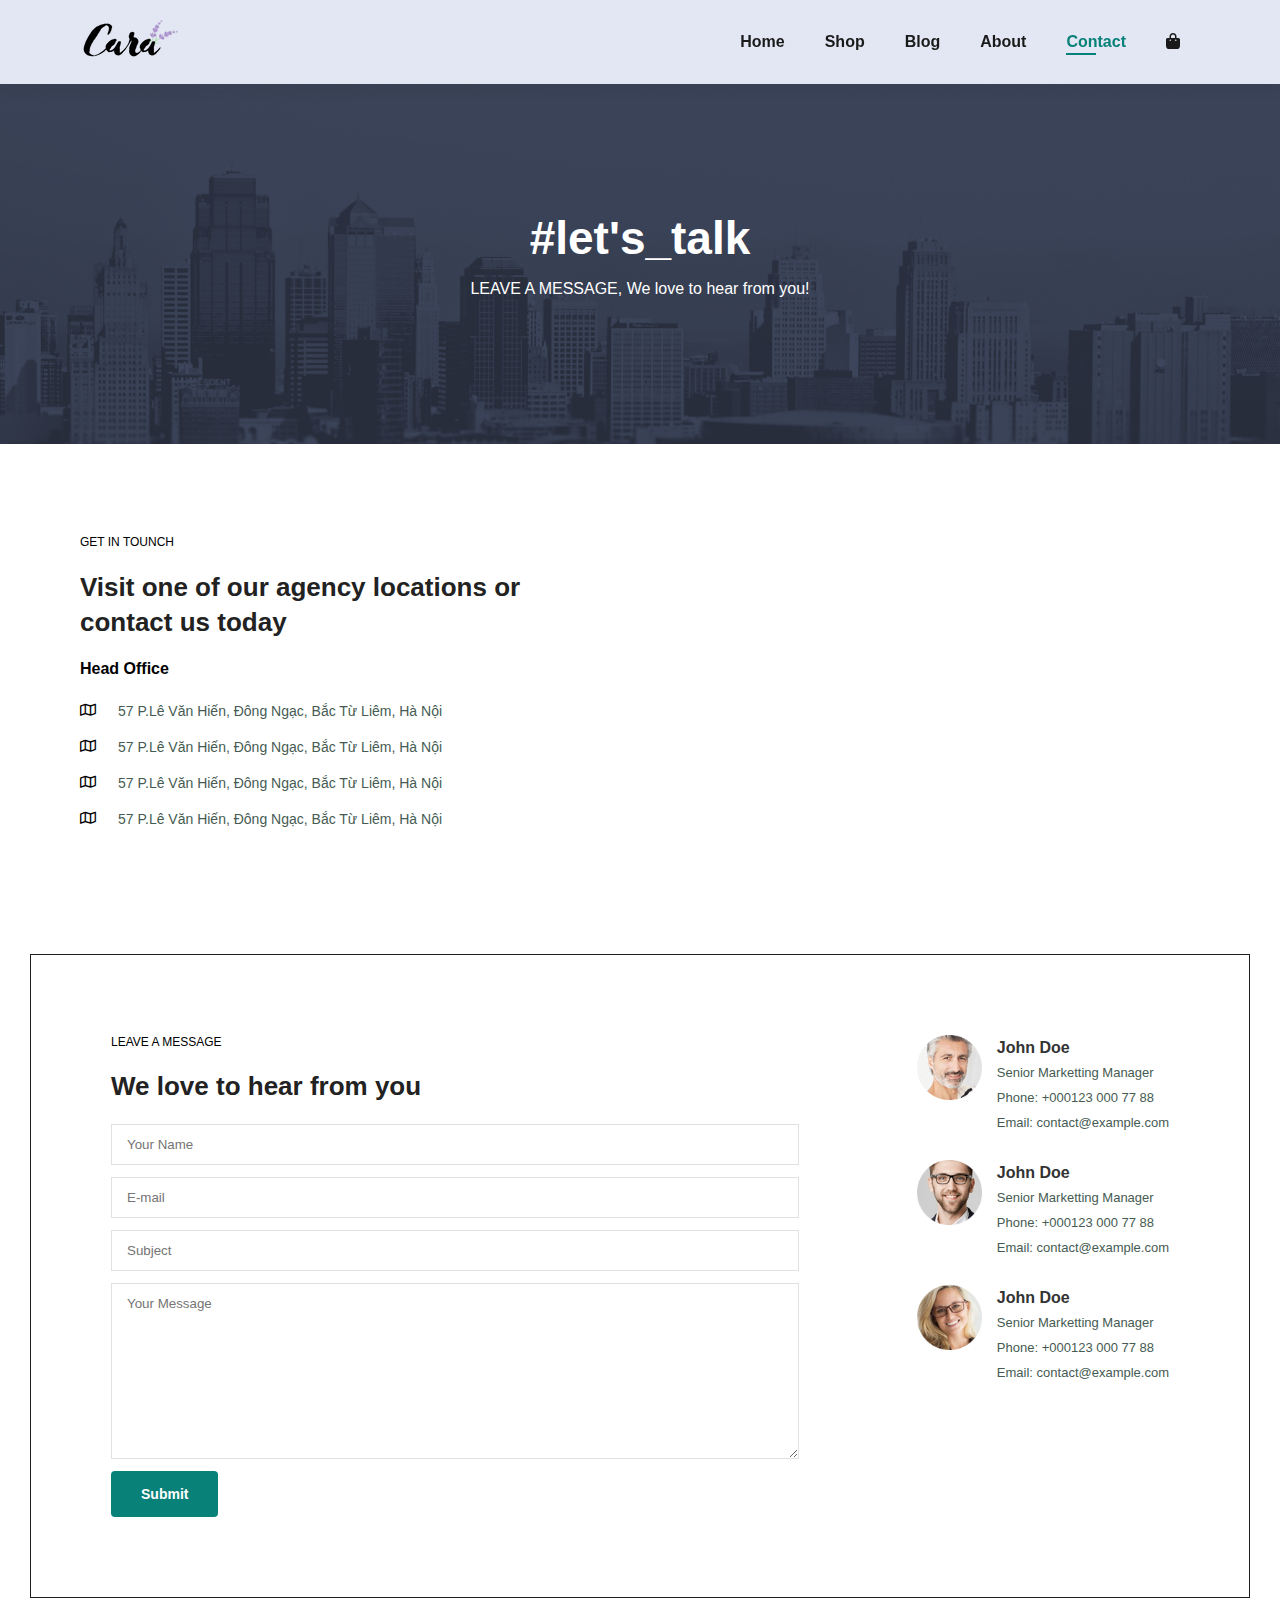
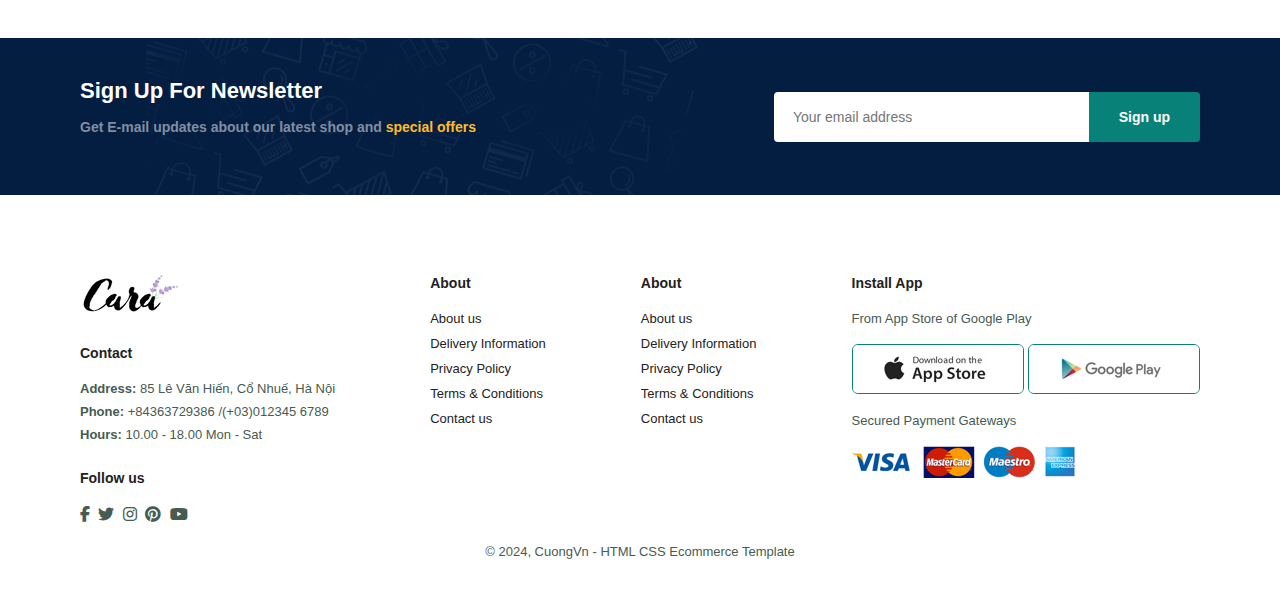
<file: contact.html>
<!DOCTYPE html>
<html lang="en">
  <head>
    <meta charset="UTF-8" />
    <meta name="viewport" content="width=device-width, initial-scale=1.0" />
    <link
      rel="stylesheet"
      href="https://cdnjs.cloudflare.com/ajax/libs/font-awesome/6.6.0/css/all.min.css"
    />
    <link rel="stylesheet" href="./assets/style.css" />
    <title>Cara</title>
  </head>
  <body>
    <section id="header">
      <a href="#"><img src="./img/logo.png" class="logo" alt="Logo Cara" /></a>
      <div>
        <ul id="navbar">
          <li><a href="index.html">Home</a></li>
          <li><a href="shop.html">Shop</a></li>
          <li><a href="blog.html">Blog</a></li>
          <li><a href="about.html">About</a></li>
          <li><a class="active" href="contact.html">Contact</a></li>
          <li id="lg-bag">
            <a href="cart.html"><i class="fa-solid fa-bag-shopping"></i></a>
          </li>
          <a href="#" id="close"><i class="fa-solid fa-xmark"></i></a>
        </ul>
      </div>
      <div id="mobile">
        <a href="cart.html"><i class="fa-solid fa-bag-shopping"></i></a>
        <i id="bar" class="fa-solid fa-bars"></i>
      </div>
    </section>
    <section id="page-header" class="about-header">
      <h2>#let's_talk</h2>
      <p>LEAVE A MESSAGE, We love to hear from you!</p>
    </section>

    <section id="contact-details" class="section-p1">
      <div class="detalis">
        <span>GET IN TOUNCH</span>
        <h2>Visit one of our agency locations or contact us today</h2>
        <h3>Head Office</h3>
        <div>
          <li>
            <i class="fa-regular fa-map"></i>
            <p>57 P.Lê Văn Hiến, Đông Ngạc, Bắc Từ Liêm, Hà Nội</p>
          </li>
          <li>
            <i class="fa-regular fa-map"></i>
            <p>57 P.Lê Văn Hiến, Đông Ngạc, Bắc Từ Liêm, Hà Nội</p>
          </li>
          <li>
            <i class="fa-regular fa-map"></i>
            <p>57 P.Lê Văn Hiến, Đông Ngạc, Bắc Từ Liêm, Hà Nội</p>
          </li>
          <li>
            <i class="fa-regular fa-map"></i>
            <p>57 P.Lê Văn Hiến, Đông Ngạc, Bắc Từ Liêm, Hà Nội</p>
          </li>
        </div>
      </div>
      <div class="map">
        <iframe
          src="https://www.google.com/maps/embed?pb=!1m18!1m12!1m3!1d3722.9631739809615!2d105.7744637!3d21.074133!2m3!1f0!2f0!3f0!3m2!1i1024!2i768!4f13.1!3m3!1m2!1s0x31345531bf684dbf%3A0xa11b9c37c31afe6!2zNTcgUC4gTMOqIFbEg24gSGnhur9uLCDEkMO0bmcgTmfhuqFjLCBC4bqvYyBU4burIExpw6ptLCBIw6AgTuG7mWkgMTAwMDAw!5e0!3m2!1svi!2s!4v1722585066187!5m2!1svi!2s"
          width="600"
          height="450"
          style="border: 0"
          allowfullscreen=""
          loading="lazy"
          referrerpolicy="no-referrer-when-downgrade"
        ></iframe>
      </div>
    </section>

    <section id="form-details">
      <form action="">
        <span>LEAVE A MESSAGE</span>
        <h2>We love to hear from you</h2>
        <input type="text" placeholder="Your Name" />
        <input type="text" placeholder="E-mail" />
        <input type="text" placeholder="Subject" />
        <textarea
          name=""
          id=""
          cols="30"
          rows="10"
          placeholder="Your Message"
        ></textarea>
        <button class="normal">Submit</button>
      </form>

      <div class="people">
        <div>
          <img src="img/people/1.png" alt="" />
          <p>
            <span>John Doe</span> Senior Marketting Manager <br />
            Phone: +000123 000 77 88 <br />
            Email: contact@example.com
          </p>
        </div>
        <div>
            <img src="img/people/2.png" alt="" />
            <p>
              <span>John Doe</span> Senior Marketting Manager <br />
              Phone: +000123 000 77 88 <br />
              Email: contact@example.com
            </p>
          </div>
          <div>
            <img src="img/people/3.png" alt="" />
            <p>
              <span>John Doe</span> Senior Marketting Manager <br />
              Phone: +000123 000 77 88 <br />
              Email: contact@example.com
            </p>
          </div>
      </div>
    </section>
    <section id="newsletter" class="section-p1 section-m1">
      <div class="newstext">
        <h4>Sign Up For Newsletter</h4>
        <p>
          Get E-mail updates about our latest shop and
          <span>special offers</span>
        </p>
      </div>
      <div class="form">
        <input type="text" placeholder="Your email address" />
        <button class="normal">Sign up</button>
      </div>
    </section>
    <footer class="section-p1">
      <div class="col">
        <img class="logo" src="./img/logo.png" alt="" />
        <h4>Contact</h4>
        <p><strong>Address: </strong> 85 Lê Văn Hiến, Cổ Nhuế, Hà Nội</p>
        <p><strong>Phone: </strong>+84363729386 /(+03)012345 6789</p>
        <p><strong>Hours: </strong>10.00 - 18.00 Mon - Sat</p>
        <div class="follow">
          <h4>Follow us</h4>
          <div class="icon">
            <i class="fa-brands fa-facebook-f"></i>
            <i class="fa-brands fa-twitter"></i>
            <i class="fa-brands fa-instagram"></i>
            <i class="fa-brands fa-pinterest"></i>
            <i class="fa-brands fa-youtube"></i>
          </div>
        </div>
      </div>
      <div class="col">
        <h4>About</h4>
        <a href="#">About us</a>
        <a href="#">Delivery Information</a>
        <a href="#">Privacy Policy</a>
        <a href="#">Terms & Conditions</a>
        <a href="#">Contact us</a>
      </div>
      <div class="col">
        <h4>About</h4>
        <a href="#">About us</a>
        <a href="#">Delivery Information</a>
        <a href="#">Privacy Policy</a>
        <a href="#">Terms & Conditions</a>
        <a href="#">Contact us</a>
      </div>
      <div class="col install">
        <h4>Install App</h4>
        <p>From App Store of Google Play</p>
        <div class="row">
          <img src="/img/pay/app.jpg" alt="" />
          <img src="img/pay/play.jpg" alt="" />
        </div>
        <p>Secured Payment Gateways</p>
        <img src="/img/pay/pay.png" alt="" />
      </div>
      <div class="copyright">
        <p>&copy; 2024, CuongVn - HTML CSS Ecommerce Template</p>
      </div>
    </footer>
    <script src="./assets/main.js"></script>
  </body>
</html>
</file>
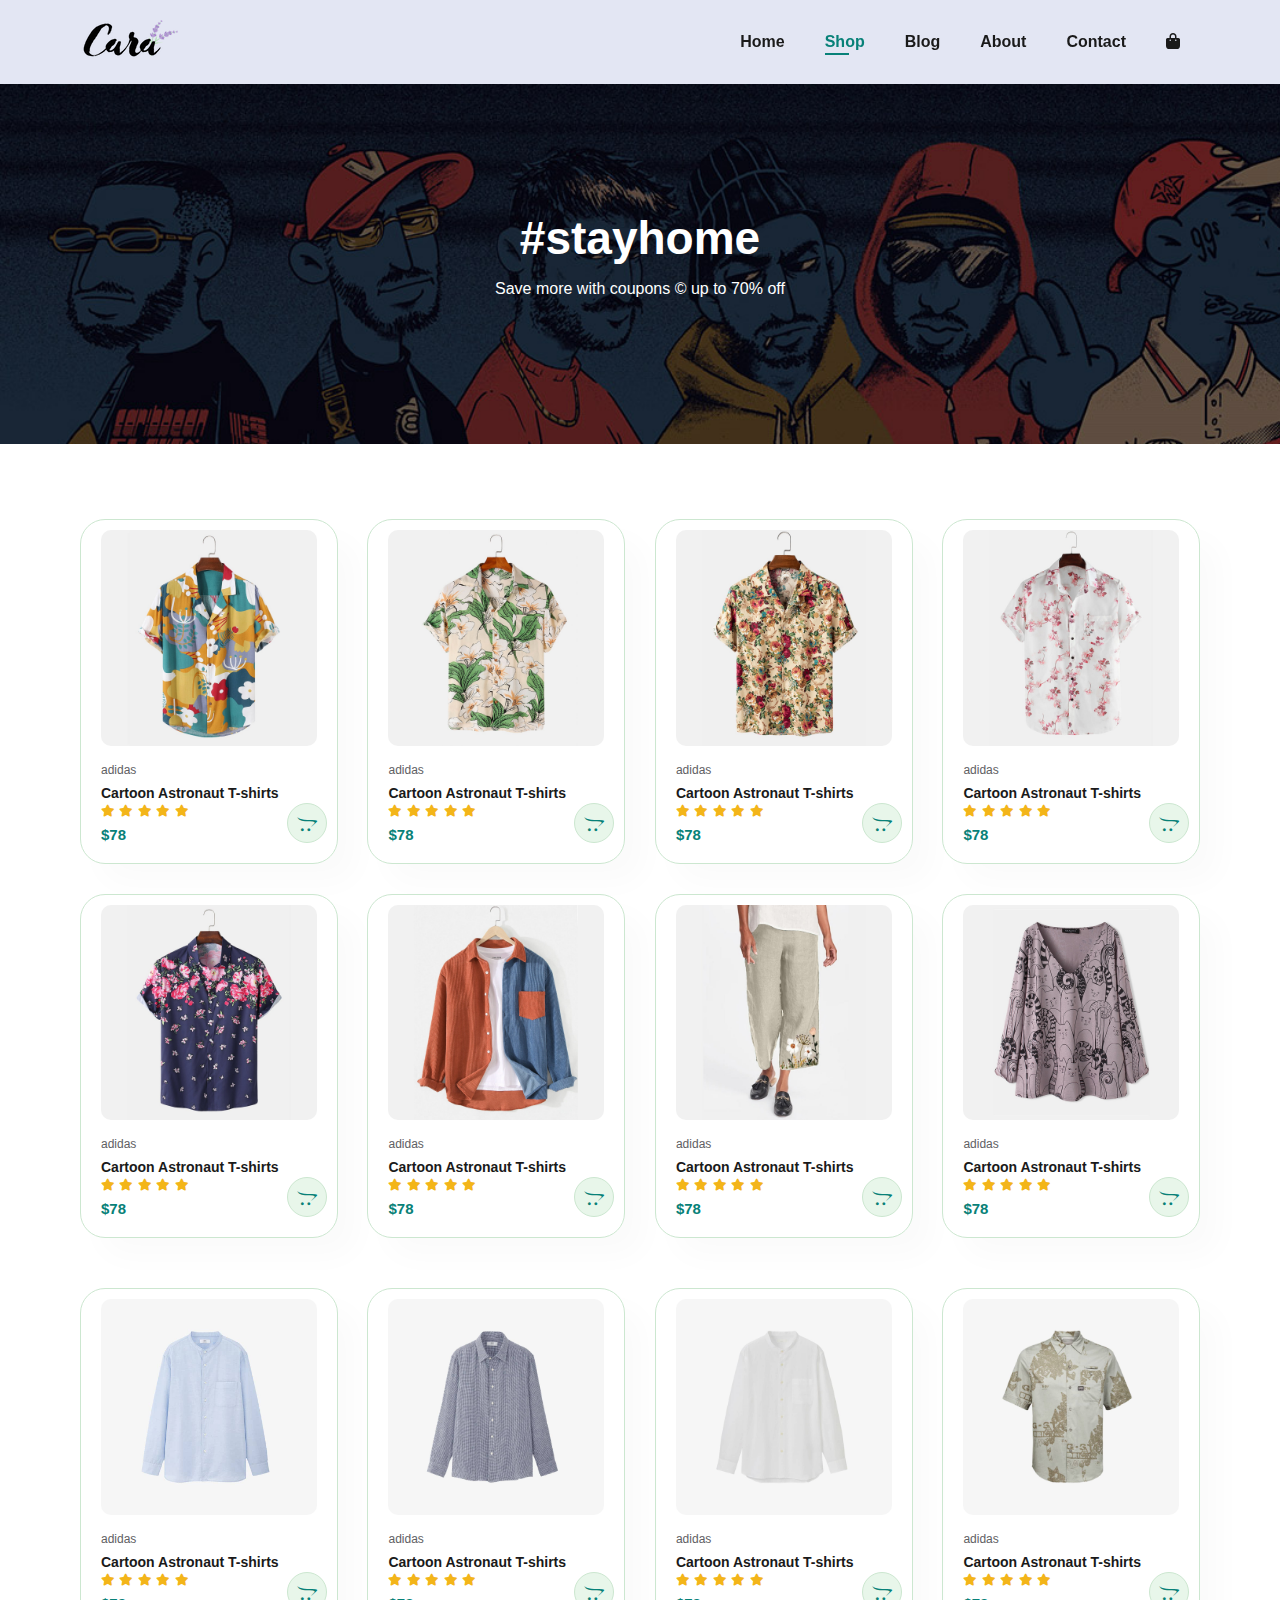
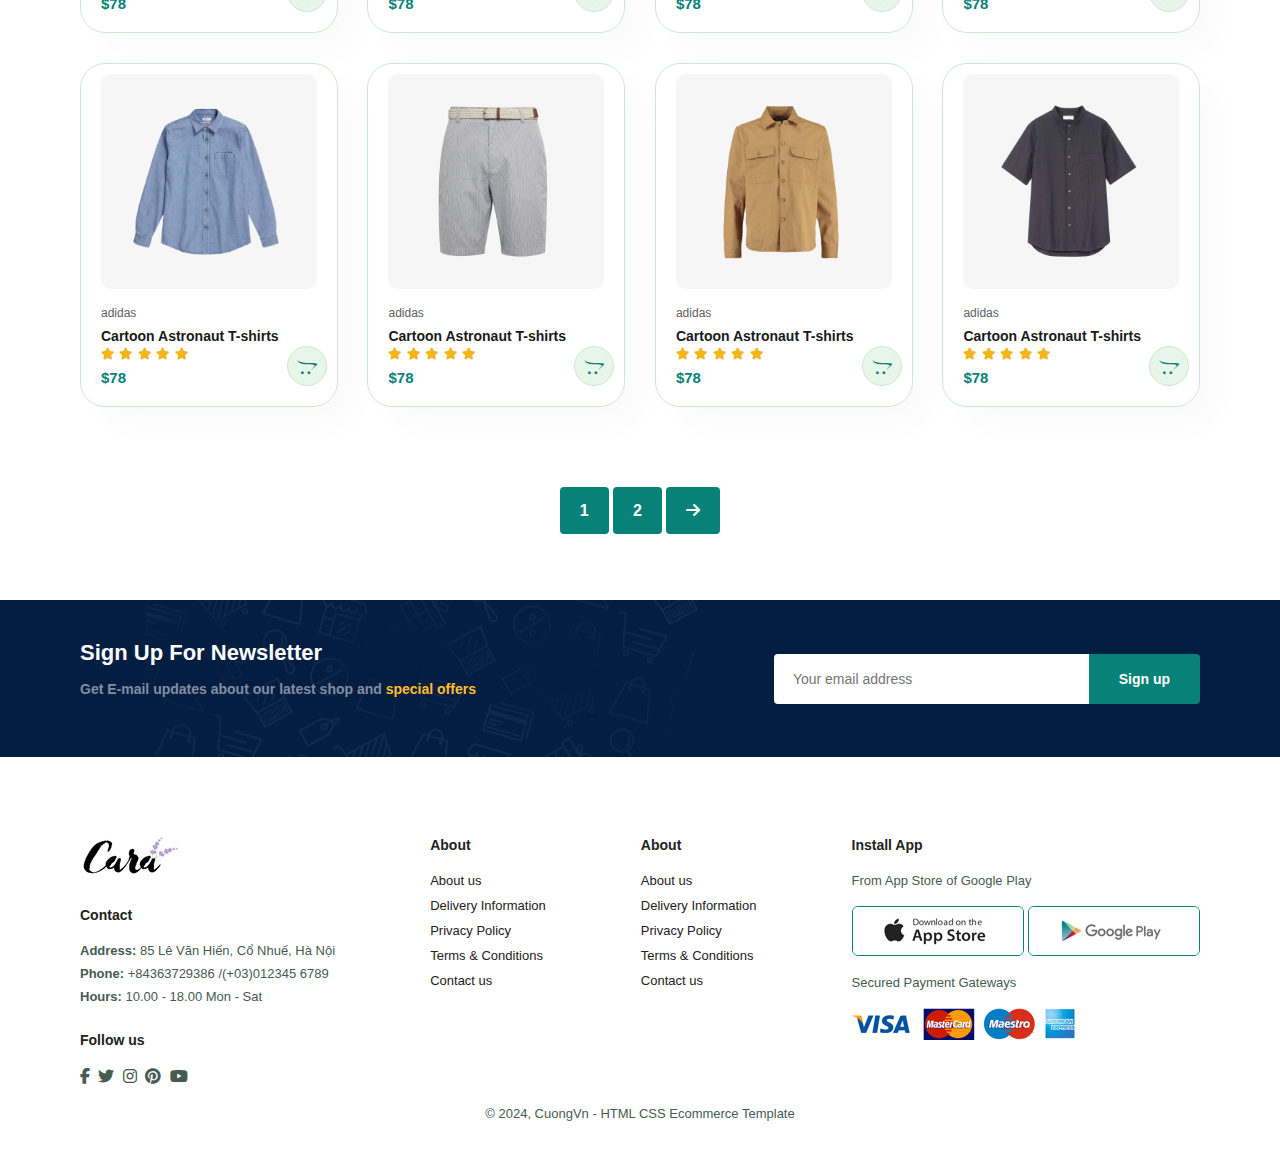
<file: shop.html>
<!DOCTYPE html>
<html lang="en">
  <head>
    <meta charset="UTF-8" />
    <meta name="viewport" content="width=device-width, initial-scale=1.0" />
    <link
      rel="stylesheet"
      href="https://cdnjs.cloudflare.com/ajax/libs/font-awesome/6.6.0/css/all.min.css"
    />
    <link rel="stylesheet" href="./assets/style.css" />
    <title>Cara</title>
  </head>
  <body>
    <section id="header">
      <a href="#"><img src="./img/logo.png" class="logo" alt="Logo Cara" /></a>
      <div>
        <ul id="navbar">
          <li><a href="index.html">Home</a></li>
          <li><a class="active"  href="shop.html">Shop</a></li>
          <li><a href="blog.html">Blog</a></li>
          <li><a href="about.html">About</a></li>
          <li><a href="contact.html">Contact</a></li>
          <li id="lg-bag">
            <a href="cart.html"><i class="fa-solid fa-bag-shopping"></i></a>
          </li>
          <a href="#" id="close"><i class="fa-solid fa-xmark"></i></a>
        </ul>
      </div>
      <div id="mobile">
        <a href="cart.html"><i class="fa-solid fa-bag-shopping"></i></a>
        <i id="bar" class="fa-solid fa-bars"></i>
      </div>
    </section>
    <section id="page-header">
      <h2>#stayhome</h2>
      <p>Save more with coupons &copy; up to 70% off</p>
    </section>
    <section id="product1" class="section-p1">
      
      <div class="pro-container">
        <div class="pro" onclick="window.location.href='sproduct.html'">
          <img src="/img/products/f1.jpg" alt="" />
          <div class="des">
            <span>adidas</span>
            <h5>Cartoon Astronaut T-shirts</h5>
            <div class="star">
              <i class="fa-solid fa-star"></i>
              <i class="fa-solid fa-star"></i>
              <i class="fa-solid fa-star"></i>
              <i class="fa-solid fa-star"></i>
              <i class="fa-solid fa-star"></i>
            </div>
            <h4>$78</h4>
          </div>
          <a href="#"><i class="fa-brands fa-opencart cart"></i></a>
        </div>
        <div class="pro">
          <img src="/img/products/f2.jpg" alt="" />
          <div class="des">
            <span>adidas</span>
            <h5>Cartoon Astronaut T-shirts</h5>
            <div class="star">
              <i class="fa-solid fa-star"></i>
              <i class="fa-solid fa-star"></i>
              <i class="fa-solid fa-star"></i>
              <i class="fa-solid fa-star"></i>
              <i class="fa-solid fa-star"></i>
            </div>
            <h4>$78</h4>
          </div>
          <a href="#"><i class="fa-brands fa-opencart cart"></i></a>
        </div>
        <div class="pro">
          <img src="/img/products/f3.jpg" alt="" />
          <div class="des">
            <span>adidas</span>
            <h5>Cartoon Astronaut T-shirts</h5>
            <div class="star">
              <i class="fa-solid fa-star"></i>
              <i class="fa-solid fa-star"></i>
              <i class="fa-solid fa-star"></i>
              <i class="fa-solid fa-star"></i>
              <i class="fa-solid fa-star"></i>
            </div>
            <h4>$78</h4>
          </div>
          <a href="#"><i class="fa-brands fa-opencart cart"></i></a>
        </div>
        <div class="pro">
          <img src="/img/products/f4.jpg" alt="" />
          <div class="des">
            <span>adidas</span>
            <h5>Cartoon Astronaut T-shirts</h5>
            <div class="star">
              <i class="fa-solid fa-star"></i>
              <i class="fa-solid fa-star"></i>
              <i class="fa-solid fa-star"></i>
              <i class="fa-solid fa-star"></i>
              <i class="fa-solid fa-star"></i>
            </div>
            <h4>$78</h4>
          </div>
          <a href="#"><i class="fa-brands fa-opencart cart"></i></a>
        </div>
        <div class="pro">
          <img src="/img/products/f5.jpg" alt="" />
          <div class="des">
            <span>adidas</span>
            <h5>Cartoon Astronaut T-shirts</h5>
            <div class="star">
              <i class="fa-solid fa-star"></i>
              <i class="fa-solid fa-star"></i>
              <i class="fa-solid fa-star"></i>
              <i class="fa-solid fa-star"></i>
              <i class="fa-solid fa-star"></i>
            </div>
            <h4>$78</h4>
          </div>
          <a href="#"><i class="fa-brands fa-opencart cart"></i></a>
        </div>
        <div class="pro">
          <img src="/img/products/f6.jpg" alt="" />
          <div class="des">
            <span>adidas</span>
            <h5>Cartoon Astronaut T-shirts</h5>
            <div class="star">
              <i class="fa-solid fa-star"></i>
              <i class="fa-solid fa-star"></i>
              <i class="fa-solid fa-star"></i>
              <i class="fa-solid fa-star"></i>
              <i class="fa-solid fa-star"></i>
            </div>
            <h4>$78</h4>
          </div>
          <a href="#"><i class="fa-brands fa-opencart cart"></i></a>
        </div>
        <div class="pro">
          <img src="/img/products/f7.jpg" alt="" />
          <div class="des">
            <span>adidas</span>
            <h5>Cartoon Astronaut T-shirts</h5>
            <div class="star">
              <i class="fa-solid fa-star"></i>
              <i class="fa-solid fa-star"></i>
              <i class="fa-solid fa-star"></i>
              <i class="fa-solid fa-star"></i>
              <i class="fa-solid fa-star"></i>
            </div>
            <h4>$78</h4>
          </div>
          <a href="#"><i class="fa-brands fa-opencart cart"></i></a>
        </div>
        <div class="pro">
          <img src="/img/products/f8.jpg" alt="" />
          <div class="des">
            <span>adidas</span>
            <h5>Cartoon Astronaut T-shirts</h5>
            <div class="star">
              <i class="fa-solid fa-star"></i>
              <i class="fa-solid fa-star"></i>
              <i class="fa-solid fa-star"></i>
              <i class="fa-solid fa-star"></i>
              <i class="fa-solid fa-star"></i>
            </div>
            <h4>$78</h4>
          </div>
          <a href="#"><i class="fa-brands fa-opencart cart"></i></a>
        </div>
     
      <div class="pro-container">
        <div class="pro">
          <img src="/img/products/n1.jpg" alt="" />
          <div class="des">
            <span>adidas</span>
            <h5>Cartoon Astronaut T-shirts</h5>
            <div class="star">
              <i class="fa-solid fa-star"></i>
              <i class="fa-solid fa-star"></i>
              <i class="fa-solid fa-star"></i>
              <i class="fa-solid fa-star"></i>
              <i class="fa-solid fa-star"></i>
            </div>
            <h4>$78</h4>
          </div>
          <a href="#"><i class="fa-brands fa-opencart cart"></i></a>
        </div>
        <div class="pro">
          <img src="/img/products/n2.jpg" alt="" />
          <div class="des">
            <span>adidas</span>
            <h5>Cartoon Astronaut T-shirts</h5>
            <div class="star">
              <i class="fa-solid fa-star"></i>
              <i class="fa-solid fa-star"></i>
              <i class="fa-solid fa-star"></i>
              <i class="fa-solid fa-star"></i>
              <i class="fa-solid fa-star"></i>
            </div>
            <h4>$78</h4>
          </div>
          <a href="#"><i class="fa-brands fa-opencart cart"></i></a>
        </div>
        <div class="pro">
          <img src="/img/products/n3.jpg" alt="" />
          <div class="des">
            <span>adidas</span>
            <h5>Cartoon Astronaut T-shirts</h5>
            <div class="star">
              <i class="fa-solid fa-star"></i>
              <i class="fa-solid fa-star"></i>
              <i class="fa-solid fa-star"></i>
              <i class="fa-solid fa-star"></i>
              <i class="fa-solid fa-star"></i>
            </div>
            <h4>$78</h4>
          </div>
          <a href="#"><i class="fa-brands fa-opencart cart"></i></a>
        </div>
        <div class="pro">
          <img src="/img/products/n4.jpg" alt="" />
          <div class="des">
            <span>adidas</span>
            <h5>Cartoon Astronaut T-shirts</h5>
            <div class="star">
              <i class="fa-solid fa-star"></i>
              <i class="fa-solid fa-star"></i>
              <i class="fa-solid fa-star"></i>
              <i class="fa-solid fa-star"></i>
              <i class="fa-solid fa-star"></i>
            </div>
            <h4>$78</h4>
          </div>
          <a href="#"><i class="fa-brands fa-opencart cart"></i></a>
        </div>
        <div class="pro">
          <img src="/img/products/n5.jpg" alt="" />
          <div class="des">
            <span>adidas</span>
            <h5>Cartoon Astronaut T-shirts</h5>
            <div class="star">
              <i class="fa-solid fa-star"></i>
              <i class="fa-solid fa-star"></i>
              <i class="fa-solid fa-star"></i>
              <i class="fa-solid fa-star"></i>
              <i class="fa-solid fa-star"></i>
            </div>
            <h4>$78</h4>
          </div>
          <a href="#"><i class="fa-brands fa-opencart cart"></i></a>
        </div>
        <div class="pro">
          <img src="/img/products/n6.jpg" alt="" />
          <div class="des">
            <span>adidas</span>
            <h5>Cartoon Astronaut T-shirts</h5>
            <div class="star">
              <i class="fa-solid fa-star"></i>
              <i class="fa-solid fa-star"></i>
              <i class="fa-solid fa-star"></i>
              <i class="fa-solid fa-star"></i>
              <i class="fa-solid fa-star"></i>
            </div>
            <h4>$78</h4>
          </div>
          <a href="#"><i class="fa-brands fa-opencart cart"></i></a>
        </div>
        <div class="pro">
          <img src="/img/products/n7.jpg" alt="" />
          <div class="des">
            <span>adidas</span>
            <h5>Cartoon Astronaut T-shirts</h5>
            <div class="star">
              <i class="fa-solid fa-star"></i>
              <i class="fa-solid fa-star"></i>
              <i class="fa-solid fa-star"></i>
              <i class="fa-solid fa-star"></i>
              <i class="fa-solid fa-star"></i>
            </div>
            <h4>$78</h4>
          </div>
          <a href="#"><i class="fa-brands fa-opencart cart"></i></a>
        </div>
        <div class="pro">
          <img src="/img/products/n8.jpg" alt="" />
          <div class="des">
            <span>adidas</span>
            <h5>Cartoon Astronaut T-shirts</h5>
            <div class="star">
              <i class="fa-solid fa-star"></i>
              <i class="fa-solid fa-star"></i>
              <i class="fa-solid fa-star"></i>
              <i class="fa-solid fa-star"></i>
              <i class="fa-solid fa-star"></i>
            </div>
            <h4>$78</h4>
          </div>
          <a href="#"><i class="fa-brands fa-opencart cart"></i></a>
        </div>
      </div>
    </section>
    <section id="pagination" class="section-p1">
        <a href="#">1</a>
        <a href="#">2</a>
        <a href="#"><i class="fa-solid fa-arrow-right"></i></a>
    </section>
    <section id="newsletter" class="section-p1 section-m1">
      <div class="newstext">
        <h4>Sign Up For Newsletter</h4>
        <p>Get E-mail updates about our latest shop and <span>special offers</span></p>
      </div>
      <div class="form">
        <input type="text" placeholder="Your email address">
        <button class="normal">Sign up</button>
      </div>
    </section>
    <footer class="section-p1">
      <div class="col">
        <img class="logo" src="./img/logo.png" alt="">
        <h4>Contact</h4>
        <p><strong>Address: </strong> 85 Lê Văn Hiến, Cổ Nhuế, Hà Nội</p>
        <p><strong>Phone: </strong>+84363729386 /(+03)012345 6789</p>
        <p><strong>Hours: </strong>10.00 - 18.00 Mon - Sat</p>
        <div class="follow">
          <h4>Follow us</h4>
          <div class="icon">
            <i class="fa-brands fa-facebook-f"></i>
            <i class="fa-brands fa-twitter"></i>
            <i class="fa-brands fa-instagram"></i>
            <i class="fa-brands fa-pinterest"></i>
            <i class="fa-brands fa-youtube"></i>
          </div>
        </div>
      </div>
      <div class="col">
        <h4>About</h4>
        <a href="#">About us</a>
        <a href="#">Delivery Information</a>
        <a href="#">Privacy Policy</a>
        <a href="#">Terms & Conditions</a>
        <a href="#">Contact us</a>
      </div>
      <div class="col">
        <h4>About</h4>
        <a href="#">About us</a>
        <a href="#">Delivery Information</a>
        <a href="#">Privacy Policy</a>
        <a href="#">Terms & Conditions</a>
        <a href="#">Contact us</a>
      </div>
      <div class="col install">
        <h4>Install App</h4>
        <p>From App Store of Google Play</p>
        <div class="row">
          <img src="/img/pay/app.jpg" alt="">
          <img src="img/pay/play.jpg" alt="">
        </div>
        <p>Secured Payment Gateways</p>
        <img src="/img/pay/pay.png" alt="">
      </div>
      <div class="copyright">
        <p>&copy; 2024, CuongVn - HTML CSS Ecommerce Template</p>
      </div>
      
    </footer>
    <script src="./assets/main.js"></script>
  </body>
</html>
</file>
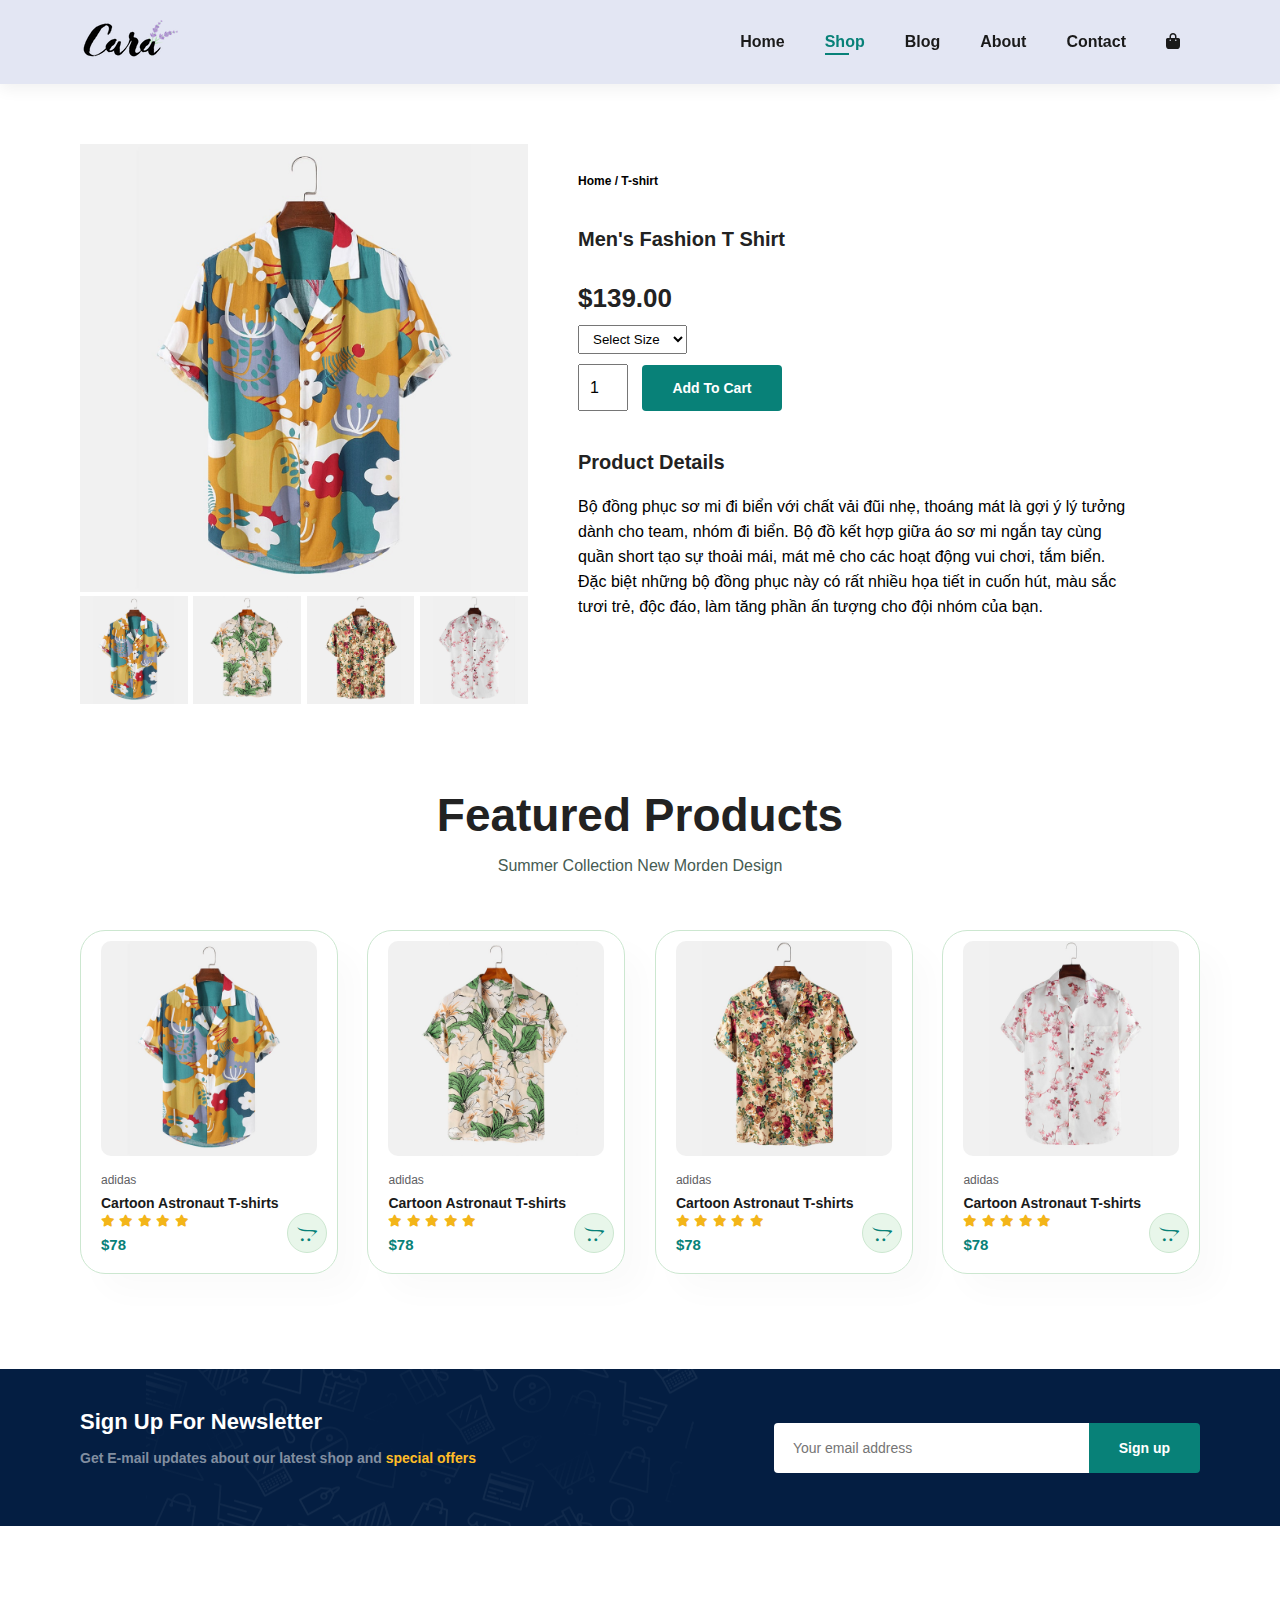
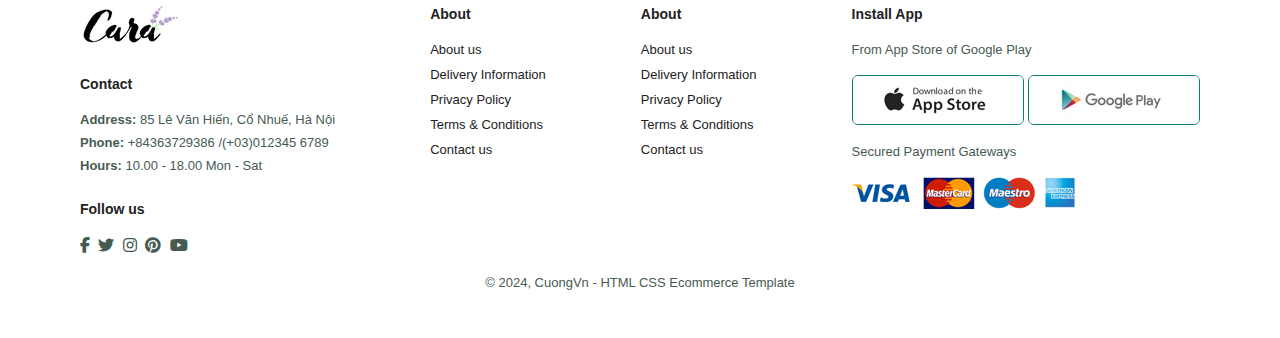
<file: sproduct.html>
<!DOCTYPE html>
<html lang="en">
  <head>
    <meta charset="UTF-8" />
    <meta name="viewport" content="width=device-width, initial-scale=1.0" />
    <link
      rel="stylesheet"
      href="https://cdnjs.cloudflare.com/ajax/libs/font-awesome/6.6.0/css/all.min.css"
    />
    <link rel="stylesheet" href="./assets/style.css" />
    <title>Cara</title>
  </head>
  <body>
    <section id="header">
      <a href="#"><img src="./img/logo.png" class="logo" alt="Logo Cara" /></a>
      <div>
        <ul id="navbar">
          <li><a href="index.html">Home</a></li>
          <li><a class="active" href="shop.html">Shop</a></li>
          <li><a href="blog.html">Blog</a></li>
          <li><a href="about.html">About</a></li>
          <li><a href="contact.html">Contact</a></li>
          <li id="lg-bag">
            <a href="cart.html"><i class="fa-solid fa-bag-shopping"></i></a>
          </li>
          <a href="#" id="close"><i class="fa-solid fa-xmark"></i></a>
        </ul>
      </div>
      <div id="mobile">
        <a href="cart.html"><i class="fa-solid fa-bag-shopping"></i></a>
        <i id="bar" class="fa-solid fa-bars"></i>
      </div>
    </section>
    <section id="prodetails" class="section-p1">
      <div class="single-pro-image">
        <img src="/img/products/f1.jpg" width="100%" id="MainImg" alt="" />
        <div class="small-img-groups">
          <div class="small-img-col">
            <img
              src="/img/products/f1.jpg"
              width="100%"
              class="small-img"
              alt=""
            />
          </div>
          <div class="small-img-col">
            <img
              src="/img/products/f2.jpg"
              width="100%"
              class="small-img"
              alt=""
            />
          </div>
          <div class="small-img-col">
            <img
              src="/img/products/f3.jpg"
              width="100%"
              class="small-img"
              alt=""
            />
          </div>
          <div class="small-img-col">
            <img
              src="/img/products/f4.jpg"
              width="100%"
              class="small-img"
              alt=""
            />
          </div>
        </div>
      </div>
      <div class="single-pro-details">
        <h6>Home / T-shirt</h6>
        <h4>Men's Fashion T Shirt</h4>
        <h2>$139.00</h2>
        <select>
          <option value="">Select Size</option>
          <option value="">M</option>
          <option value="">L</option>
          <option value="">Xl</option>
          <option value="">XXL</option>
        </select>
        <input type="number" value="1" />
        <button class="normal">Add To Cart</button>
        <h4>Product Details</h4>
        <span
          >Bộ đồng phục sơ mi đi biển với chất vải đũi nhẹ, thoáng mát là gợi ý
          lý tưởng dành cho team, nhóm đi biển. Bộ đồ kết hợp giữa áo sơ mi ngắn
          tay cùng quần short tạo sự thoải mái, mát mẻ cho các hoạt động vui
          chơi, tắm biển. Đặc biệt những bộ đồng phục này có rất nhiều họa tiết
          in cuốn hút, màu sắc tươi trẻ, độc đáo, làm tăng phần ấn tượng cho đội
          nhóm của bạn.
        </span>
      </div>
    </section>
    <section id="product1" class="section-p1">
        <h2>Featured Products</h2>
        <p>Summer Collection New Morden Design</p>
        <div class="pro-container">
          <div class="pro">
            <img src="/img/products/f1.jpg" alt="" />
            <div class="des">
              <span>adidas</span>
              <h5>Cartoon Astronaut T-shirts</h5>
              <div class="star">
                <i class="fa-solid fa-star"></i>
                <i class="fa-solid fa-star"></i>
                <i class="fa-solid fa-star"></i>
                <i class="fa-solid fa-star"></i>
                <i class="fa-solid fa-star"></i>
              </div>
              <h4>$78</h4>
            </div>
            <a href="#"><i class="fa-brands fa-opencart cart"></i></a>
          </div>
          <div class="pro">
            <img src="/img/products/f2.jpg" alt="" />
            <div class="des">
              <span>adidas</span>
              <h5>Cartoon Astronaut T-shirts</h5>
              <div class="star">
                <i class="fa-solid fa-star"></i>
                <i class="fa-solid fa-star"></i>
                <i class="fa-solid fa-star"></i>
                <i class="fa-solid fa-star"></i>
                <i class="fa-solid fa-star"></i>
              </div>
              <h4>$78</h4>
            </div>
            <a href="#"><i class="fa-brands fa-opencart cart"></i></a>
          </div>
          <div class="pro">
            <img src="/img/products/f3.jpg" alt="" />
            <div class="des">
              <span>adidas</span>
              <h5>Cartoon Astronaut T-shirts</h5>
              <div class="star">
                <i class="fa-solid fa-star"></i>
                <i class="fa-solid fa-star"></i>
                <i class="fa-solid fa-star"></i>
                <i class="fa-solid fa-star"></i>
                <i class="fa-solid fa-star"></i>
              </div>
              <h4>$78</h4>
            </div>
            <a href="#"><i class="fa-brands fa-opencart cart"></i></a>
          </div>
          <div class="pro">
            <img src="/img/products/f4.jpg" alt="" />
            <div class="des">
              <span>adidas</span>
              <h5>Cartoon Astronaut T-shirts</h5>
              <div class="star">
                <i class="fa-solid fa-star"></i>
                <i class="fa-solid fa-star"></i>
                <i class="fa-solid fa-star"></i>
                <i class="fa-solid fa-star"></i>
                <i class="fa-solid fa-star"></i>
              </div>
              <h4>$78</h4>
            </div>
            <a href="#"><i class="fa-brands fa-opencart cart"></i></a>
          </div>
          
        </div>
      </section>
    <section id="newsletter" class="section-p1 section-m1">
      <div class="newstext">
        <h4>Sign Up For Newsletter</h4>
        <p>
          Get E-mail updates about our latest shop and
          <span>special offers</span>
        </p>
      </div>
      <div class="form">
        <input type="text" placeholder="Your email address" />
        <button class="normal">Sign up</button>
      </div>
    </section>
    <footer class="section-p1">
      <div class="col">
        <img class="logo" src="./img/logo.png" alt="" />
        <h4>Contact</h4>
        <p><strong>Address: </strong> 85 Lê Văn Hiến, Cổ Nhuế, Hà Nội</p>
        <p><strong>Phone: </strong>+84363729386 /(+03)012345 6789</p>
        <p><strong>Hours: </strong>10.00 - 18.00 Mon - Sat</p>
        <div class="follow">
          <h4>Follow us</h4>
          <div class="icon">
            <i class="fa-brands fa-facebook-f"></i>
            <i class="fa-brands fa-twitter"></i>
            <i class="fa-brands fa-instagram"></i>
            <i class="fa-brands fa-pinterest"></i>
            <i class="fa-brands fa-youtube"></i>
          </div>
        </div>
      </div>
      <div class="col">
        <h4>About</h4>
        <a href="#">About us</a>
        <a href="#">Delivery Information</a>
        <a href="#">Privacy Policy</a>
        <a href="#">Terms & Conditions</a>
        <a href="#">Contact us</a>
      </div>
      <div class="col">
        <h4>About</h4>
        <a href="#">About us</a>
        <a href="#">Delivery Information</a>
        <a href="#">Privacy Policy</a>
        <a href="#">Terms & Conditions</a>
        <a href="#">Contact us</a>
      </div>
      <div class="col install">
        <h4>Install App</h4>
        <p>From App Store of Google Play</p>
        <div class="row">
          <img src="/img/pay/app.jpg" alt="" />
          <img src="img/pay/play.jpg" alt="" />
        </div>
        <p>Secured Payment Gateways</p>
        <img src="/img/pay/pay.png" alt="" />
      </div>
      <div class="copyright">
        <p>&copy; 2024, CuongVn - HTML CSS Ecommerce Template</p>
      </div>
    </footer>



    <script>
        var MainImg = document.getElementById('MainImg');
        var smallimg = document.getElementsByClassName('small-img')

        smallimg[0].onclick = function() {
            MainImg.src = smallimg[0].src
        }
        smallimg[1].onclick = function() {
            MainImg.src = smallimg[1].src
        }
        smallimg[2].onclick = function() {
            MainImg.src = smallimg[2].src
        }
        smallimg[3].onclick = function() {
            MainImg.src = smallimg[3].src
        }
    </script>
    <script src="./assets/main.js"></script>
  </body>
</html>
</file>
<file: assets/style.css>
@import url("https://fonts.googleapis.com/css2?family=League+Spartan:wght@100..900&family=Poppins:ital,wght@0,100;0,200;0,300;0,400;0,500;0,600;0,700;0,800;0,900;1,100;1,200;1,300;1,400;1,500;1,600;1,700;1,800;1,900&display=swap");
* {
  margin: 0;
  padding: 0;
  box-sizing: border-box;
  font-family: "Spartan", sans-serif;
}
h1 {
  font-size: 50px;
  line-height: 64px;
  color: #222;
}
h2 {
  font-size: 46px;
  line-height: 54px;
  color: #222;
}
h4 {
  font-size: 20px;
  color: #222;
}
h6 {
  font-weight: 700;
  font-size: 12px;
}

p {
  font-size: 16px;
  color: #465b52;
  margin: 15px 0 20px 0;
}

.section-p1 {
  padding: 40px 80px;
}

.section-m1 {
  margin: 40px 0;
}

button.normal {
  font-size: 14px;
  font-weight: 600;
  padding: 15px 30px;
  color: #000;
  background-color: #fff;
  border-radius: 4px;
  cursor: pointer;
  border: none;
  outline: none;
  transition: 0.2s;
}

button.white {
  font-size: 13px;
  font-weight: 600;
  padding: 11px 18px;
  color: #fff;
  background-color: transparent;
  cursor: pointer;
  border: 1px solid #fff;
  outline: none;
  transition: 0.2s;
}

body {
  width: 100%;
}

/* Header Start */

#header {
  display: flex;
  align-items: center;
  justify-content: space-between;
  padding: 20px 80px;
  background-color: #e3e6f3;
  box-shadow: 0 5px 15px rgba(0, 0, 0, 0.06);
  z-index: 1;
  position: sticky;
  top: 0;
  left: 0;
}
#navbar {
  display: flex;
  align-items: center;
  justify-content: center;
}
#navbar li {
  list-style: none;
  position: relative;
  padding: 0 20px;
}

#navbar li a {
  text-decoration: none;
  font-size: 16px;
  font-weight: 600;
  color: #1a1a1a;
  transition: 0.3s ease;
}

#navbar li a:hover,
#navbar li a.active {
  color: #088178;
}

#navbar li a.active::after,
#navbar li a:hover::after {
  content: "";
  width: 30%;
  height: 2px;
  background: #088178;
  position: absolute;
  bottom: -4px;
  left: 20px;
}

#mobile {
  display: none;
  align-items: center;
}

#close {
  display: none;
}

/* Home page */
#hero {
  background-image: url("/img/hero4.png");
  height: 90vh;
  width: 100%;
  background-size: cover;
  background-position: top 25% right 0;
  padding: 0 80px;
  display: flex;
  flex-direction: column;
  align-items: flex-start;
  justify-content: center;
}

#hero h4 {
  padding-bottom: 15px;
}

#hero h1 {
  color: #088178;
}

#hero button {
  background-image: url("/img/button.png");
  background-color: transparent;
  color: #088178;
  border: 0;
  padding: 14px 80px 14px 65px;
  background-repeat: no-repeat;
  cursor: pointer;
  font-weight: 700;
  font-size: 15px;
}
#feature {
  display: flex;
  align-items: center;
  justify-content: space-between;
  flex-wrap: wrap;
}

#feature .fe-box {
  width: 180px;
  text-align: center;
  padding: 25px 15px;
  box-shadow: 20px 20px 34px rgba(0, 0, 0, 0.03);
  border: 1px solid #cce7d0;
  border-radius: 4px;
  margin: 15px 0;
}

#feature .fe-box:hover {
  box-shadow: 10px 10px 54px rgba(70, 62, 221, 0.1);
}

#feature .fe-box img {
  width: 100%;
  margin-bottom: 10px;
}

#feature .fe-box h6 {
  display: inline-block;
  padding: 6px 8px 6px 8px;
  line-height: 1;
  border-radius: 4px;
  color: #088178;
  background-color: #fddde4;
}
#feature .fe-box:nth-child(2) h6 {
  background-color: #cdebbc;
}
#feature .fe-box:nth-child(3) h6 {
  background-color: #d1e8f2;
}

#feature .fe-box:nth-child(4) h6 {
  background-color: #cdd4f8;
}

#feature .fe-box:nth-child(5) h6 {
  background-color: #f6dbf6;
}

#feature .fe-box:nth-child(6) h6 {
  background-color: #fff2e5;
}

#product1 {
  text-align: center;
}

#product1 .pro-container {
  display: flex;
  justify-content: space-between;
  padding-top: 20px;
  flex-wrap: wrap;
}

#product1 .pro {
  width: 23%;
  min-width: 250px;
  padding: 10px 20px;
  border: 1px solid #cce7d0;
  border-radius: 25px;
  cursor: pointer;
  box-shadow: 20px 20px 30px rgba(0, 0, 0, 0.02);
  margin: 15px 0;
  transition: 0.2s ease;
  position: relative;
}

#product1 .pro:hover {
  box-shadow: 20px 20px 30px rgba(0, 0, 0, 0.06);
}

#product1 .pro img {
  width: 100%;
  border-radius: 10px;
}

#product1 .pro .des {
  text-align: start;
  padding: 10px 0;
}

#product1 .pro .des span {
  color: #606063;
  font-size: 12px;
}

#product1 .pro .des h5 {
  padding-top: 7px;
  color: #1a1a1a;
  font-size: 14px;
}

#product1 .pro .des i {
  font-size: 12px;
  color: rgb(243, 181, 25);
}

#product1 .pro .des h4 {
  padding-top: 7px;
  font-size: 15px;
  font-weight: 700;
  color: #088178;
}

#product1 .pro .cart {
  width: 40px;
  height: 40px;
  line-height: 40px;
  border-radius: 50px;
  background-color: #e8f6ea;
  font-weight: 500;
  color: #088178;
  border: 1px solid #cce7d0;
  position: absolute;
  bottom: 20px;
  right: 10px;
}

#banner {
  display: flex;
  align-items: center;
  justify-content: center;
  flex-direction: column;
  text-align: center;
  background-image: url(/img/banner/b2.jpg);
  width: 100%;
  height: 40vh;
  background-size: cover;
  background-position: center;
}
#banner h4 {
  color: #fff;
  font-size: 18px;
}

#banner h2 {
  color: #fff;
  font-size: 32px;
  padding: 10px 0;
}
#banner h2 span {
  color: #ef3636;
}

#banner button:hover {
  background: #088178;
  color: #fff;
}

#sm-banner {
  display: flex;
  justify-content: space-between;
  flex-wrap: wrap;
}

#sm-banner .banner-box {
  display: flex;
  flex-direction: column;
  justify-content: center;
  align-items: flex-start;
  background-image: url(/img/banner/b17.jpg);
  min-width: 648px;
  height: 50vh;
  background-size: cover;
  background-position: center;
  padding: 30px;
}

#sm-banner .banner-box2 {
  background-image: url("/img/banner/b10.jpg");
}

#sm-banner h4 {
  color: #fff;
  font-size: 20px;
  font-weight: 300;
}

#sm-banner h2 {
  color: #fff;
  font-size: 28px;
  font-weight: 800;
}

#sm-banner span {
  color: #fff;
  font-size: 14px;
  font-weight: 500;
  padding-bottom: 15px;
}

#sm-banner .banner-box:hover button {
  background-color: #088178;
  color: #fff;
  border: 1px solid #088178;
}

#banner3 {
  display: flex;
  justify-content: space-between;
  flex-wrap: wrap;
  padding: 0 80px;
}

#banner3 .banner-box {
  display: flex;
  flex-direction: column;
  justify-content: center;
  align-items: flex-start;
  background-image: url(/img/banner/b7.jpg);
  min-width: 30%;
  height: 30vh;
  background-size: cover;
  background-position: center;
  padding: 20px;
  margin-bottom: 20px;
}

#banner3 .banner-box2 {
  background-image: url("/img/banner/b4.jpg");
}

#banner3 .banner-box3 {
  background-image: url("/img/banner/b18.jpg");
}

#banner3 h2 {
  color: #fff;
  font-size: 22px;
  font-weight: 900;
}

#banner3 h3 {
  color: #ec544e;
  font-size: 15px;
  font-weight: 800;
}

#newsletter {
  display: flex;
  justify-content: space-between;
  flex-wrap: wrap;
  align-items: center;
  background-image: url("/img/banner/b14.png");
  background-repeat: no-repeat;
  background-position: 20% 30%;
  background-color: #041e42;
}

#newsletter h4 {
  font-size: 22px;
  font-weight: 700;
  color: #fff;
}
#newsletter p {
  font-size: 14px;
  font-weight: 600;
  color: #818ea0;
}

#newsletter p span {
  color: #ffbd27;
}

#newsletter .form {
  display: flex;
  width: 38%;
}

#newsletter input {
  height: 3.125rem;
  padding: 0 1.25em;
  font-size: 14px;
  width: 100%;
  border: 1px solid transparent;
  border-radius: 4px;
  outline: none;
  border-top-right-radius: 0;
  border-bottom-right-radius: 0;
}

#newsletter button {
  background-color: #088178;
  color: #fff;
  white-space: nowrap;
  border-top-left-radius: 0;
  border-bottom-left-radius: 0;
}

footer {
  display: flex;
  flex-wrap: wrap;
  justify-content: space-between;
}

footer .col {
  display: flex;
  flex-direction: column;
  align-items: flex-start;
  margin-bottom: 20px;
}

footer .logo {
  margin-bottom: 30px;
}

footer h4 {
  font-size: 14px;
  padding-bottom: 20px;
}

footer p {
  font-size: 13px;
  margin: 0 0 8px 0;
}

footer a {
  font-size: 13px;
  text-decoration: none;
  color: #222;
  margin-bottom: 10px;
}

footer .follow {
  margin-top: 20px;
}

footer .follow i {
  color: #465b52;
  padding-right: 4px;
  cursor: pointer;
}

footer .install .row img {
  border: 1px solid #088178;
  border-radius: 6px;
}

footer .install img {
  margin: 10px 0 15px 0;
}

footer .follow i:hover,
footer a:hover {
  color: #088178;
}

footer .copyright {
  width: 100%;
  text-align: center;
}

/* Shop Page */

#page-header {
  background-image: url(/img/banner/b1.jpg);
  width: 100%;
  height: 40vh;
  background-size: cover;
  display: flex;
  justify-content: center;
  align-items: center;
  flex-direction: column;
  padding: 14px;
}

#page-header h2,
#page-header p {
  color: #fff;
}

#pagination {
  text-align: center;
}

#pagination a {
  text-decoration: none;
  background-color: #088178;
  padding: 15px 20px;
  border-radius: 4px;
  color: #fff;
  font-weight: 600;
}

#pagination a i {
  font-size: 16px;
  font-weight: 600;
}

/* Single Product */

#prodetails {
  display: flex;
  margin-top: 20px;
}

#prodetails .single-pro-image {
  width: 40%;
  margin-right: 50px;
}

.small-img-groups {
  display: flex;
  justify-content: space-between;
}

.small-img-col {
  flex-basis: 24%;
  cursor: pointer;
}

#prodetails .single-pro-details {
  width: 50%;
  padding-top: 30px;
}
#prodetails .single-pro-details h4 {
  padding: 40px 0 20px 0;
}
#prodetails .single-pro-details h2 {
  font-size: 26px;
}

#prodetails .single-pro-details select {
  display: block;
  padding: 5px 10px;
  margin-bottom: 10px;
}

#prodetails .single-pro-details input {
  width: 50px;
  height: 47px;
  padding-left: 10px;
  font-size: 16px;
  margin-right: 10px;
}

#prodetails .single-pro-details input:focus {
  outline: none;
}

#prodetails .single-pro-details button {
  background: #088178;
  color: #fff;
}

#prodetails .single-pro-details span {
  line-height: 25px;
}

/* Blog Page */
#page-header.blog-header {
  background-image: url(/img/banner/b19.jpg);
}
#blog {
  padding: 150px 150px 0 150px;
}
#blog .blog-box {
  display: flex;
  align-items: center;
  width: 100%;
  position: relative;
  padding-bottom: 90px;
}
#blog .blog-img {
  width: 50%;
  margin-right: 40px;
}
#blog img {
  width: 100%;
  height: 300px;
  object-fit: cover;
}
#blog .blog-details {
  width: 50%;
}

#blog .blog-details a {
  text-decoration: none;
  font-size: 11px;
  color: #000;
  font-weight: 700;
  position: relative;
  transition: 0.3s ease;
}
#blog .blog-details a::after {
  content: "";
  width: 50px;
  height: 1px;
  background-color: #000;
  position: absolute;
  top: 4px;
  right: -60px;
}

#blog .blog-details a:hover {
  color: #088178;
}

#blog .blog-details a:hover::after {
  background-color: #088178;
}
#blog .blog-box h1 {
  position: absolute;
  top: -40px;
  left: 0;
  font-size: 70px;
  font-weight: 700;
  color: #c9cbce;
  z-index: -9;
}

/* About header */
#page-header.about-header {
  background-image: url("/img/about/banner.png");
}
#about-head {
  display: flex;
  align-items: center;
}
#about-head img {
  width: 50%;
  height: auto;
}
#about-head div {
  padding-left: 40px;
}
#about-app {
  text-align: center;
}
#about-app .video {
  width: 70%;
  height: 100%;
  margin: 30px auto 0 auto;
}
#about-app .video video {
  width: 100%;
  height: 100%;
  border-radius: 20px;
}

/* Contact Page */
#contact-details {
  display: flex;
  align-items: center;
  justify-content: space-between;
}

#contact-details .detalis {
  width: 40%;
}
#contact-details .detalis span,
#form-details form span {
  font-size: 12px;
}

#contact-details .detalis h2,
#form-details form h2 {
  font-size: 26px;
  line-height: 35px;
  padding: 20px 0;
}

#contact-details .detalis h3 {
  font-size: 16px;
  padding-bottom: 15px;
}
#contact-details .detalis li {
  list-style: none;
  display: flex;
  padding: 10px 0;
}
#contact-details .detalis li i {
  font-size: 14px;
  padding-right: 22px;
}
#contact-details .detalis li p {
  margin: 0;
  font-size: 14px;
}

#contact-details .map {
  width: 55%;
  height: 400px;
}

#contact-details .map iframe {
  width: 100%;
  height: 100%;
}

#form-details {
  display: flex;
  justify-content: space-between;
  margin: 30px;
  padding: 80px;
  border: 1px solid #1e1e1e;
}
#form-details form {
  width: 65%;
  display: flex;
  flex-direction: column;
  align-items: flex-start;
}

#form-details form input,
#form-details form textarea {
  width: 100%;
  padding: 12px 15px;
  outline: none;
  margin-bottom: 12px;
  border: 1px solid #e1e1e1;
}

#form-details form button {
  background-color: #088178;
  color: #fff;
}

#form-details .people div {
  padding-bottom: 25px;
  display: flex;
  align-items: flex-start;
}

#form-details .people div img {
  width: 65px;
  height: 65px;
  object-fit: cover;
  margin-right: 15px;
}

#form-details .people div p {
  margin: 0;
  font-size: 13px;
  line-height: 25px;
}
#form-details .people div p span {
  display: block;
  font-size: 16px;
  font-weight: 600;
  color: #333;
}

/* Cart Page */
#cart {
  overflow-x: auto;
}
#cart table {
  width: 100%;
  border-collapse: collapse;
  table-layout: fixed;
  white-space: nowrap;
}

#cart table img {
  width: 70px;
}

#cart table td:nth-child(1) {
  width: 100px;
  text-align: center;
}

#cart table td:nth-child(2) {
  width: 150px;
  text-align: center;
}

#cart table td:nth-child(3) {
  width: 250px;
  text-align: center;
}

#cart table td:nth-child(4),
#cart table td:nth-child(5),
#cart table td:nth-child(6) {
  width: 150px;
  text-align: center;
}

#cart table td:nth-child(5) input {
  width: 70px;
  padding: 10px 5px 10px 15px;
}

#cart table thead {
  border: 1px solid #e2e9e1;
  border-left: none;
  border-right: none;
}

#cart table thead td {
  font-weight: 700;
  text-transform: uppercase;
  font-size: 13px;
  padding: 18px 0;
}

#cart table tbody tr td {
  padding-top: 15px;
}

#cart table tbody tr td {
  font-size: 13px;
}

#cart-add {
  display: flex;
  flex-wrap: wrap;
  justify-content: space-between;
}

#coupon {
  width: 50%;
  margin-bottom: 30px;
}

#coupon h3,
#subtotal h3 {
  padding-bottom: 15px;
}

#coupon input {
  padding: 10px 20px;
  outline: none;
  width: 60%;
  margin-right: 10px;
  border: 1px solid #e2e9e1;
}

#coupon button {
  background-color: #088178;
  color: #fff;
  padding: 12px 20px;
}

#subtotal {
  width: 50%;
  margin-bottom: 30px;
  border: 1px solid #e2e9e1;
  padding: 30px;
}

#subtotal table {
  border-collapse: collapse;
  width: 100%;
  margin-bottom: 20px;
}

#subtotal table td {
  width: 50%;
  border: 1px solid #e2e9e1;
  padding: 10px;
  font-size: 13px;
}

#subtotal button {
  background-color: #088178;
  color: #fff;
  padding: 12px 20px;
}

/* Responsive */
@media (max-width: 799px) {
  .section-p1 {
    padding: 40px 40px;
  }
  #navbar {
    display: flex;
    flex-direction: column;
    align-items: flex-start;
    justify-content: flex-start;
    position: fixed;
    top: 0;
    right: -300px;
    height: 100vh;
    width: 300px;
    background-color: #e3e6f3;
    box-shadow: 0 40px 60px rgba(0, 0, 0, 0.1);
    padding: 80px 0 0 10px;
    transition: 0.3s ease;
  }

  #navbar.active {
    right: 0px;
  }
  #navbar li {
    margin-bottom: 25px;
  }
  #mobile {
    display: flex;
    align-items: center;
  }

  #mobile i {
    color: #1a1a1a;
    font-size: 24px;
    padding-left: 20px;
  }

  #close {
    display: block;
    position: absolute;
    top: 30px;
    left: 30px;
    color: #222;
    font-size: 24px;
  }
  #lg-bag {
    display: none;
  }
  #hero {
    height: 70vh;
    padding: 0 80px;
    background-position: top 30% right 30%;
  }
  #feature {
    justify-content: center;
  }
  #feature .fe-box {
    margin: 15px 15px;
  }
  #product1 .pro-container {
    justify-content: center;
  }
  #product1 .pro {
    margin: 15px;
  }
  #banner {
    height: 20vh;
  }
  #sm-banner .banner-box {
    min-width: 100%;
    height: 30vh;
  }
  #banner3 {
    padding: 0 40px;
  }
  #banner3 .banner-box {
    width: 28%;
  }
  #newsletter .form {
    width: 70%;
  }
  /* Contact Page */
  #form-details {
    padding: 40px;
  }
  #form-details form {
    width: 50%;
  }
}

@media (max-width: 477px) {
  #header {
    padding: 10px 30px;
  }
  h2 {
    font-size: 26px;
  }
  h1 {
    font-size: 32px;
  }
  #hero {
    padding: 0 20px;
    background-position: 55%;
  }
  #feature {
    justify-content: space-between;
  }
  #feature .fe-box {
    width: 140px;
    margin: 0 0 15px 0;
  }
  #product1 .pro {
    width: 100%;
  }
  #banner {
    height: 40vh;
  }
  #sm-banner .banner-box {
    height: 40vh;
  }
  #sm-banner .banner-box2 {
    margin-top: 20px;
  }
  #banner3 {
    padding: 0 20px;
  }
  #banner3 .banner-box {
    width: 100%;
  }
  #newsletter .form {
    width: 100%;
  }
  footer .copyright {
    text-align: start;
  }
  /* single Product */
  #prodetails {
    display: flex;
    flex-direction: column;
  }
  #prodetails .single-pro-image {
    width: 100%;
    margin-right: 0px;
  }
  #prodetails .single-pro-details {
    width: 100%;
  }

  /* Blog Page */
  #blog {
    padding: 100px 20px 0 20px;
  }
  #blog .blog-box {
    display: flex;
    flex-direction: column;
    align-items: flex-start;
  }
  #blog .blog-img {
    width: 100%;
    margin-bottom: 30px;
  }
  #blog .blog-details {
    width: 100%;
  }
  /* About Page */
  #about-head {
    flex-direction: column;
  }
  #about-head img {
    width: 100%;
    margin-bottom: 20px;
  }
  #about-head div {
    padding-left: 0px;
  }
  #about-app .video {
    width: 100%;
  }
  /* contact page */
  #contact-details {
    display: flex;
    flex-direction: column;
    align-items: center;
    justify-content: space-between;
  }
  #contact-details .detalis {
    width: 100%;
    margin-bottom: 30px;
  }
  #contact-details .map {
    width: 100%;
  }
  #form-details {
    margin: 10px;
    padding: 30px 10px;
    flex-wrap: wrap;
  }
  #form-details form {
    width: 100%;
    margin-bottom: 30px;
  }

  /* Cart Page */

  #cart-add {
    flex-direction: column;
  }
  #coupon {
    width: 100%;
  }
  #subtotal {
    width: 100%;
  }
}
</file>
